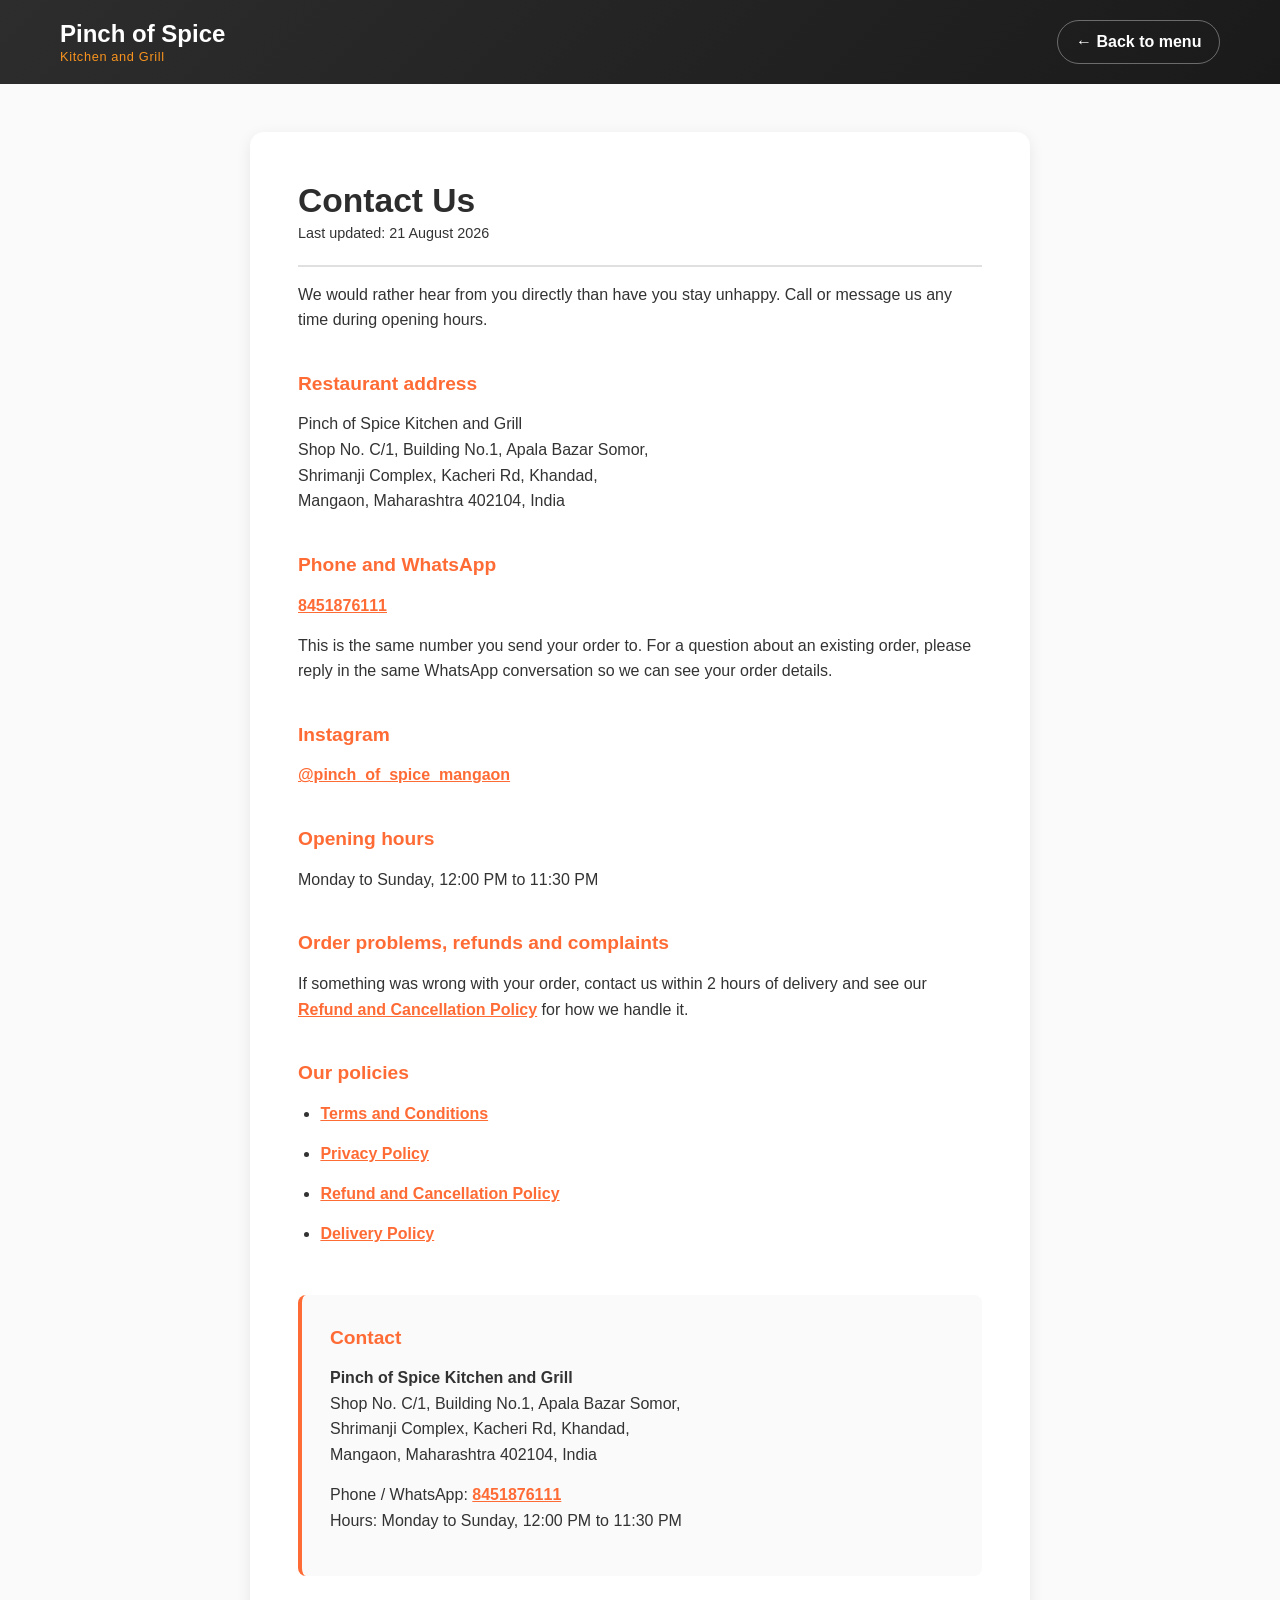
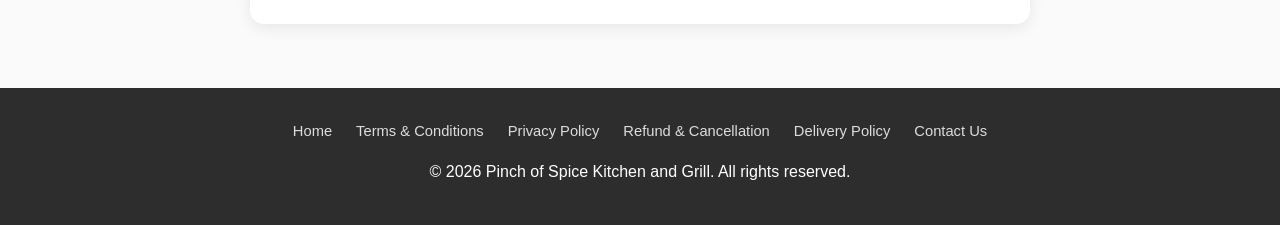
<file: contact.html>
<!DOCTYPE html>
<html lang="en">
<head>
    <meta charset="UTF-8">
    <meta name="viewport" content="width=device-width, initial-scale=1.0">
    <title>Contact Us | Pinch of Spice Kitchen and Grill</title>
    <link rel="stylesheet" href="css/style.css">
    <link rel="stylesheet" href="css/policy.css">
</head>
<body>
    <header class="policy-header">
        <div class="container">
            <a href="index.html" class="policy-brand">
                <span>Pinch of Spice</span>
                <small>Kitchen and Grill</small>
            </a>
            <a href="index.html" class="policy-back">&larr; Back to menu</a>
        </div>
    </header>

    <main class="policy-main">
        <div class="container policy-container">
            <h1>Contact Us</h1>
            <p class="policy-updated">Last updated: 21 August 2026</p>
            
            <p>We would rather hear from you directly than have you stay unhappy. Call or message us any
            time during opening hours.</p>

            <h2>Restaurant address</h2>
            <p>Pinch of Spice Kitchen and Grill<br>Shop No. C/1, Building No.1, Apala Bazar Somor,<br>Shrimanji Complex, Kacheri Rd, Khandad,<br>Mangaon, Maharashtra 402104, India</p>

            <h2>Phone and WhatsApp</h2>
            <p><a href="tel:8451876111">8451876111</a></p>
            <p>This is the same number you send your order to. For a question about an existing order,
            please reply in the same WhatsApp conversation so we can see your order details.</p>

            <h2>Instagram</h2>
            <p><a href="https://www.instagram.com/pinch_of_spice_mangaon/" rel="noopener">@pinch_of_spice_mangaon</a></p>

            <h2>Opening hours</h2>
            <p>Monday to Sunday, 12:00 PM to 11:30 PM</p>

            <h2>Order problems, refunds and complaints</h2>
            <p>If something was wrong with your order, contact us within 2 hours of delivery and see our
            <a href="refund.html">Refund and Cancellation Policy</a> for how we handle it.</p>

            <h2>Our policies</h2>
            <ul>
                <li><a href="terms.html">Terms and Conditions</a></li>
                <li><a href="privacy.html">Privacy Policy</a></li>
                <li><a href="refund.html">Refund and Cancellation Policy</a></li>
                <li><a href="delivery.html">Delivery Policy</a></li>
            </ul>

            <div class="policy-contact-box">
                <h2>Contact</h2>
                <p><strong>Pinch of Spice Kitchen and Grill</strong><br>Shop No. C/1, Building No.1, Apala Bazar Somor,<br>Shrimanji Complex, Kacheri Rd, Khandad,<br>Mangaon, Maharashtra 402104, India</p>
                <p>Phone / WhatsApp: <a href="tel:8451876111">8451876111</a><br>
                Hours: Monday to Sunday, 12:00 PM to 11:30 PM</p>
            </div>
        </div>
    </main>

    <footer class="footer">
        <div class="container">
            <nav class="policy-footer-nav">
                <a href="index.html">Home</a>
                <a href="terms.html">Terms &amp; Conditions</a>
                <a href="privacy.html">Privacy Policy</a>
                <a href="refund.html">Refund &amp; Cancellation</a>
                <a href="delivery.html">Delivery Policy</a>
                <a href="contact.html">Contact Us</a>
            </nav>
            <p>&copy; 2026 Pinch of Spice Kitchen and Grill. All rights reserved.</p>
        </div>
    </footer>
</body>
</html>
</file>
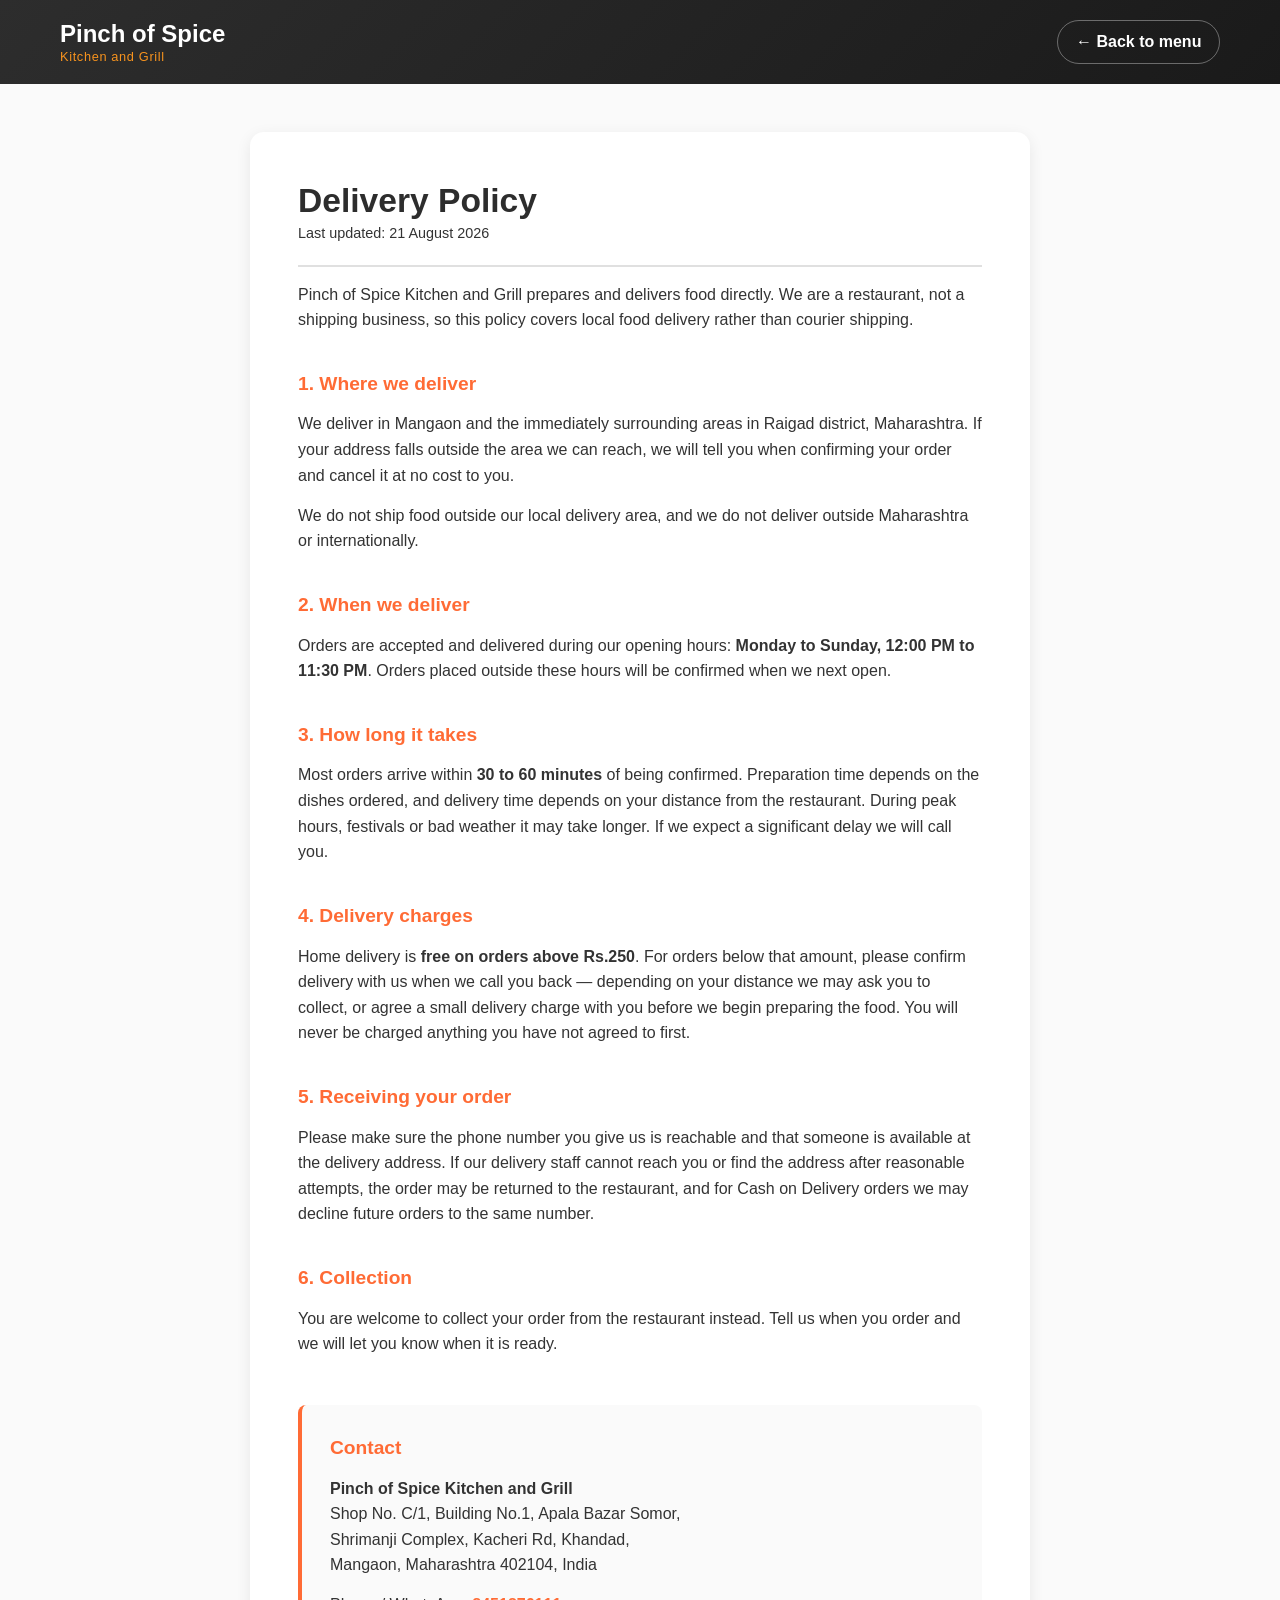
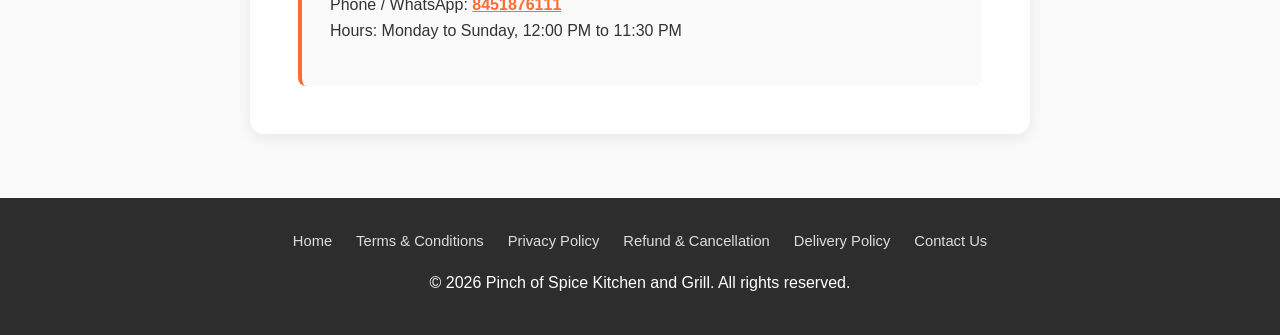
<file: delivery.html>
<!DOCTYPE html>
<html lang="en">
<head>
    <meta charset="UTF-8">
    <meta name="viewport" content="width=device-width, initial-scale=1.0">
    <title>Delivery Policy | Pinch of Spice Kitchen and Grill</title>
    <link rel="stylesheet" href="css/style.css">
    <link rel="stylesheet" href="css/policy.css">
</head>
<body>
    <header class="policy-header">
        <div class="container">
            <a href="index.html" class="policy-brand">
                <span>Pinch of Spice</span>
                <small>Kitchen and Grill</small>
            </a>
            <a href="index.html" class="policy-back">&larr; Back to menu</a>
        </div>
    </header>

    <main class="policy-main">
        <div class="container policy-container">
            <h1>Delivery Policy</h1>
            <p class="policy-updated">Last updated: 21 August 2026</p>
            
            <p>Pinch of Spice Kitchen and Grill prepares and delivers food directly. We are a restaurant, not a shipping business, so
            this policy covers local food delivery rather than courier shipping.</p>

            <h2>1. Where we deliver</h2>
            <p>We deliver in Mangaon and the immediately surrounding areas in Raigad district, Maharashtra.
            If your address falls outside the area we can reach, we will tell you when confirming your
            order and cancel it at no cost to you.</p>
            <p>We do not ship food outside our local delivery area, and we do not deliver outside
            Maharashtra or internationally.</p>

            <h2>2. When we deliver</h2>
            <p>Orders are accepted and delivered during our opening hours: <strong>Monday to Sunday, 12:00 PM to 11:30 PM</strong>.
            Orders placed outside these hours will be confirmed when we next open.</p>

            <h2>3. How long it takes</h2>
            <p>Most orders arrive within <strong>30 to 60 minutes</strong> of being confirmed. Preparation
            time depends on the dishes ordered, and delivery time depends on your distance from the
            restaurant. During peak hours, festivals or bad weather it may take longer. If we expect a
            significant delay we will call you.</p>

            <h2>4. Delivery charges</h2>
            <p>Home delivery is <strong>free on orders above Rs.250</strong>. For orders below that
            amount, please confirm delivery with us when we call you back &mdash; depending on your
            distance we may ask you to collect, or agree a small delivery charge with you before we
            begin preparing the food. You will never be charged anything you have not agreed to
            first.</p>

            <h2>5. Receiving your order</h2>
            <p>Please make sure the phone number you give us is reachable and that someone is available at
            the delivery address. If our delivery staff cannot reach you or find the address after
            reasonable attempts, the order may be returned to the restaurant, and for Cash on Delivery
            orders we may decline future orders to the same number.</p>

            <h2>6. Collection</h2>
            <p>You are welcome to collect your order from the restaurant instead. Tell us when you order and
            we will let you know when it is ready.</p>

            <div class="policy-contact-box">
                <h2>Contact</h2>
                <p><strong>Pinch of Spice Kitchen and Grill</strong><br>Shop No. C/1, Building No.1, Apala Bazar Somor,<br>Shrimanji Complex, Kacheri Rd, Khandad,<br>Mangaon, Maharashtra 402104, India</p>
                <p>Phone / WhatsApp: <a href="tel:8451876111">8451876111</a><br>
                Hours: Monday to Sunday, 12:00 PM to 11:30 PM</p>
            </div>
        </div>
    </main>

    <footer class="footer">
        <div class="container">
            <nav class="policy-footer-nav">
                <a href="index.html">Home</a>
                <a href="terms.html">Terms &amp; Conditions</a>
                <a href="privacy.html">Privacy Policy</a>
                <a href="refund.html">Refund &amp; Cancellation</a>
                <a href="delivery.html">Delivery Policy</a>
                <a href="contact.html">Contact Us</a>
            </nav>
            <p>&copy; 2026 Pinch of Spice Kitchen and Grill. All rights reserved.</p>
        </div>
    </footer>
</body>
</html>
</file>
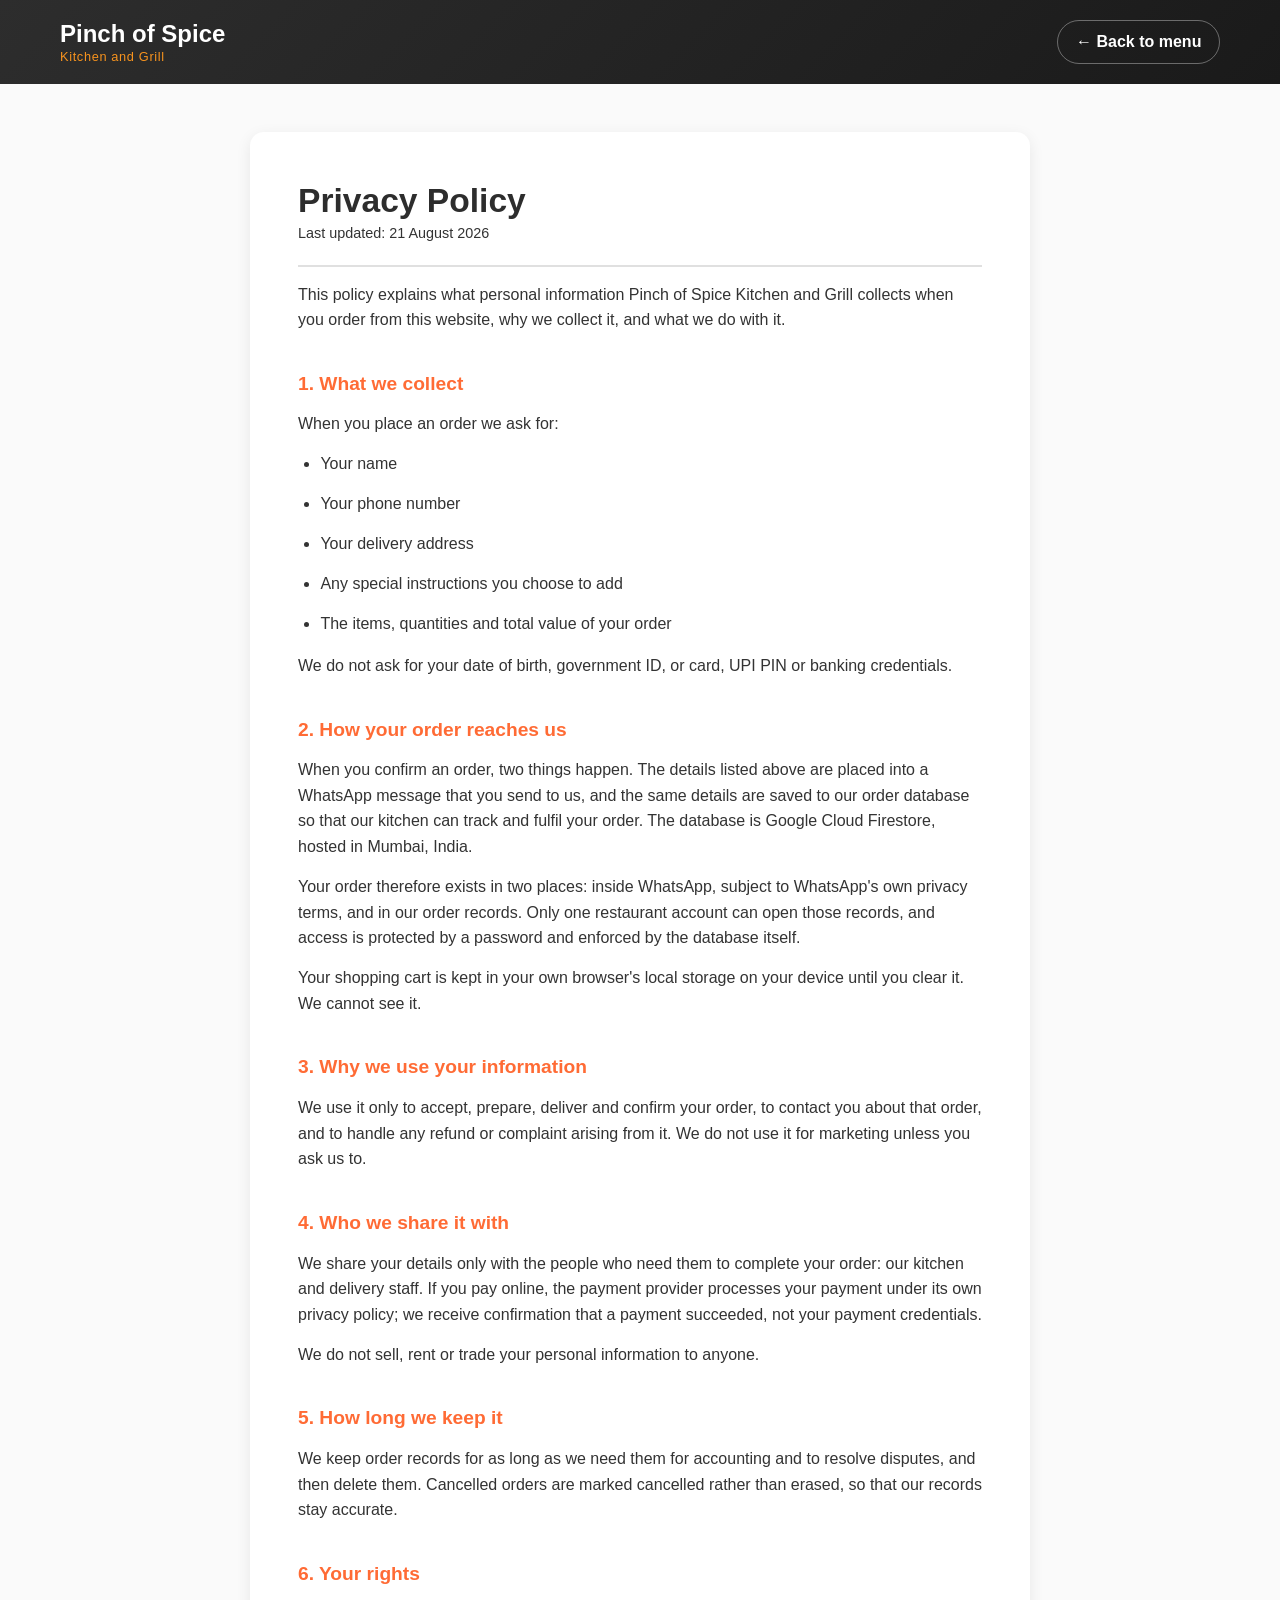
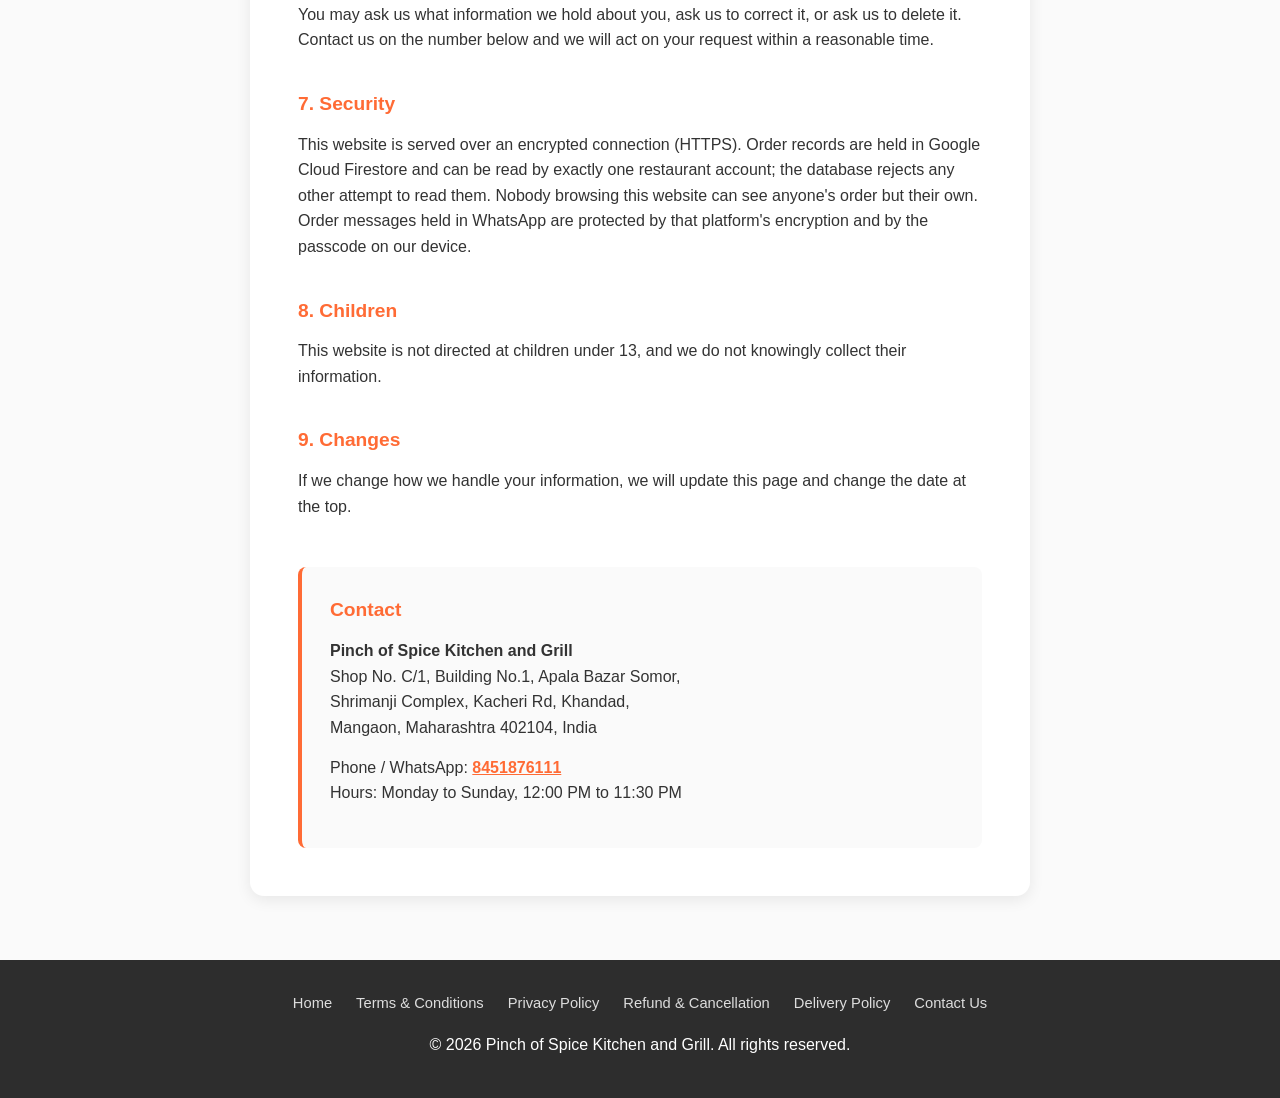
<file: privacy.html>
<!DOCTYPE html>
<html lang="en">
<head>
    <meta charset="UTF-8">
    <meta name="viewport" content="width=device-width, initial-scale=1.0">
    <title>Privacy Policy | Pinch of Spice Kitchen and Grill</title>
    <link rel="stylesheet" href="css/style.css">
    <link rel="stylesheet" href="css/policy.css">
</head>
<body>
    <header class="policy-header">
        <div class="container">
            <a href="index.html" class="policy-brand">
                <span>Pinch of Spice</span>
                <small>Kitchen and Grill</small>
            </a>
            <a href="index.html" class="policy-back">&larr; Back to menu</a>
        </div>
    </header>

    <main class="policy-main">
        <div class="container policy-container">
            <h1>Privacy Policy</h1>
            <p class="policy-updated">Last updated: 21 August 2026</p>
            
            <p>This policy explains what personal information Pinch of Spice Kitchen and Grill collects when you order from this
            website, why we collect it, and what we do with it.</p>

            <h2>1. What we collect</h2>
            <p>When you place an order we ask for:</p>
            <ul>
                <li>Your name</li>
                <li>Your phone number</li>
                <li>Your delivery address</li>
                <li>Any special instructions you choose to add</li>
                <li>The items, quantities and total value of your order</li>
            </ul>
            <p>We do not ask for your date of birth, government ID, or card, UPI PIN or banking
            credentials.</p>

            <h2>2. How your order reaches us</h2>
            <p>When you confirm an order, two things happen. The details listed above are placed into a
            WhatsApp message that you send to us, and the same details are saved to our order database so
            that our kitchen can track and fulfil your order. The database is Google Cloud Firestore,
            hosted in Mumbai, India.</p>
            <p>Your order therefore exists in two places: inside WhatsApp, subject to WhatsApp's own
            privacy terms, and in our order records. Only one restaurant account can open those records,
            and access is protected by a password and enforced by the database itself.</p>
            <p>Your shopping cart is kept in your own browser's local storage on your device until you
            clear it. We cannot see it.</p>

            <h2>3. Why we use your information</h2>
            <p>We use it only to accept, prepare, deliver and confirm your order, to contact you about that
            order, and to handle any refund or complaint arising from it. We do not use it for marketing
            unless you ask us to.</p>

            <h2>4. Who we share it with</h2>
            <p>We share your details only with the people who need them to complete your order: our kitchen
            and delivery staff. If you pay online, the payment provider processes your payment under its
            own privacy policy; we receive confirmation that a payment succeeded, not your payment
            credentials.</p>
            <p>We do not sell, rent or trade your personal information to anyone.</p>

            <h2>5. How long we keep it</h2>
            <p>We keep order records for as long as we need them for accounting and to resolve disputes,
            and then delete them. Cancelled orders are marked cancelled rather than erased, so that our
            records stay accurate.</p>

            <h2>6. Your rights</h2>
            <p>You may ask us what information we hold about you, ask us to correct it, or ask us to delete
            it. Contact us on the number below and we will act on your request within a reasonable time.</p>

            <h2>7. Security</h2>
            <p>This website is served over an encrypted connection (HTTPS). Order records are held in
            Google Cloud Firestore and can be read by exactly one restaurant account; the database rejects
            any other attempt to read them. Nobody browsing this website can see anyone's order but their
            own. Order messages held in WhatsApp are protected by that platform's encryption and by the
            passcode on our device.</p>

            <h2>8. Children</h2>
            <p>This website is not directed at children under 13, and we do not knowingly collect their
            information.</p>

            <h2>9. Changes</h2>
            <p>If we change how we handle your information, we will update this page and change the date
            at the top.</p>

            <div class="policy-contact-box">
                <h2>Contact</h2>
                <p><strong>Pinch of Spice Kitchen and Grill</strong><br>Shop No. C/1, Building No.1, Apala Bazar Somor,<br>Shrimanji Complex, Kacheri Rd, Khandad,<br>Mangaon, Maharashtra 402104, India</p>
                <p>Phone / WhatsApp: <a href="tel:8451876111">8451876111</a><br>
                Hours: Monday to Sunday, 12:00 PM to 11:30 PM</p>
            </div>
        </div>
    </main>

    <footer class="footer">
        <div class="container">
            <nav class="policy-footer-nav">
                <a href="index.html">Home</a>
                <a href="terms.html">Terms &amp; Conditions</a>
                <a href="privacy.html">Privacy Policy</a>
                <a href="refund.html">Refund &amp; Cancellation</a>
                <a href="delivery.html">Delivery Policy</a>
                <a href="contact.html">Contact Us</a>
            </nav>
            <p>&copy; 2026 Pinch of Spice Kitchen and Grill. All rights reserved.</p>
        </div>
    </footer>
</body>
</html>
</file>
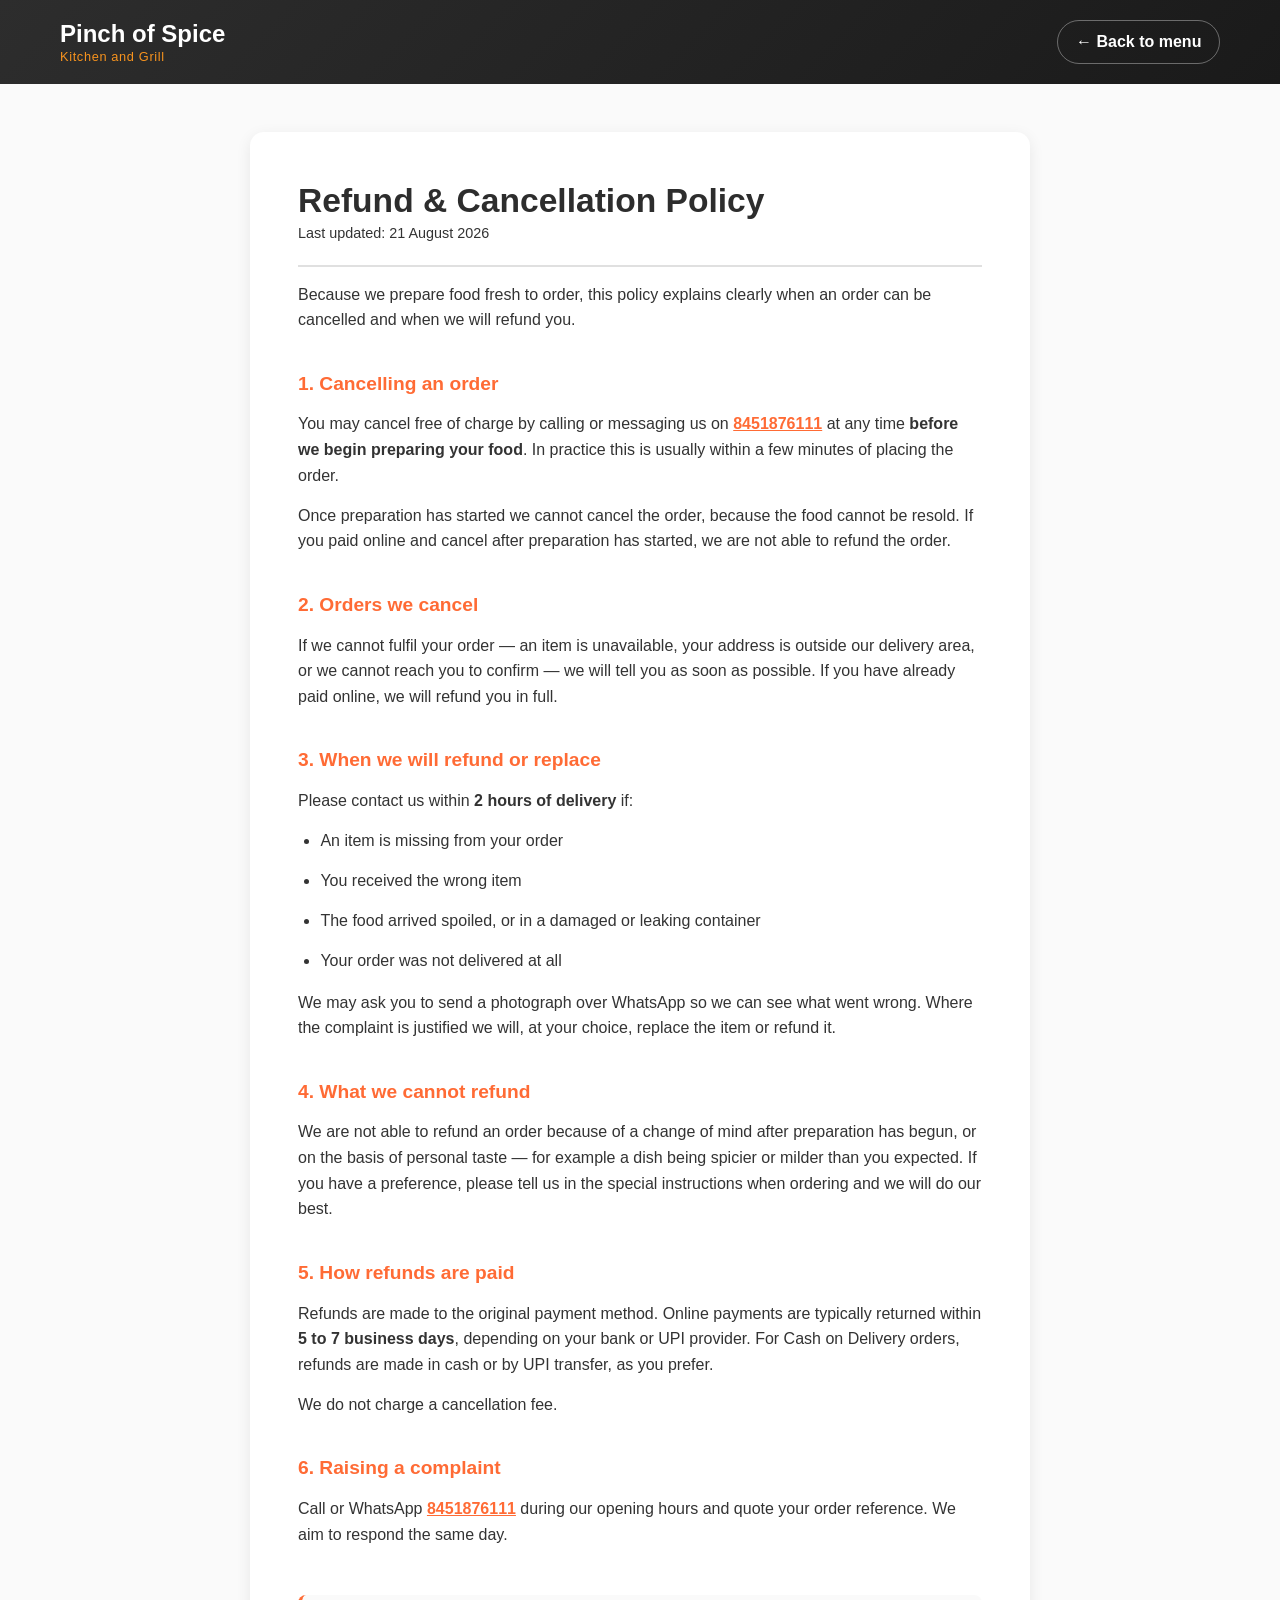
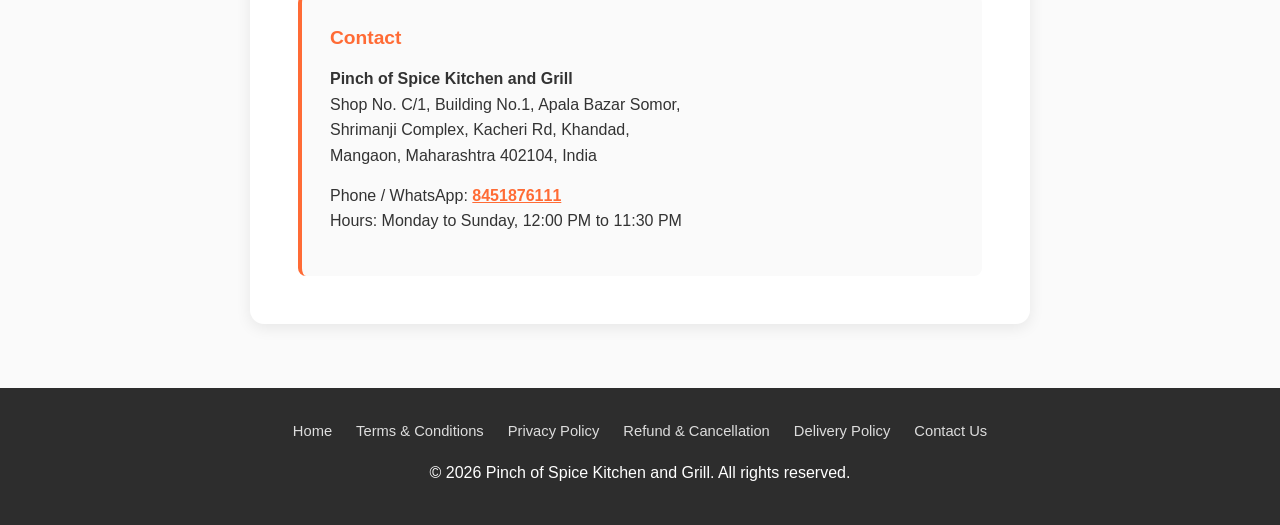
<file: refund.html>
<!DOCTYPE html>
<html lang="en">
<head>
    <meta charset="UTF-8">
    <meta name="viewport" content="width=device-width, initial-scale=1.0">
    <title>Refund &amp; Cancellation Policy | Pinch of Spice Kitchen and Grill</title>
    <link rel="stylesheet" href="css/style.css">
    <link rel="stylesheet" href="css/policy.css">
</head>
<body>
    <header class="policy-header">
        <div class="container">
            <a href="index.html" class="policy-brand">
                <span>Pinch of Spice</span>
                <small>Kitchen and Grill</small>
            </a>
            <a href="index.html" class="policy-back">&larr; Back to menu</a>
        </div>
    </header>

    <main class="policy-main">
        <div class="container policy-container">
            <h1>Refund &amp; Cancellation Policy</h1>
            <p class="policy-updated">Last updated: 21 August 2026</p>
            
            <p>Because we prepare food fresh to order, this policy explains clearly when an order can be
            cancelled and when we will refund you.</p>

            <h2>1. Cancelling an order</h2>
            <p>You may cancel free of charge by calling or messaging us on <a href="tel:8451876111">8451876111</a>
            at any time <strong>before we begin preparing your food</strong>. In practice this is usually
            within a few minutes of placing the order.</p>
            <p>Once preparation has started we cannot cancel the order, because the food cannot be resold.
            If you paid online and cancel after preparation has started, we are not able to refund the
            order.</p>

            <h2>2. Orders we cancel</h2>
            <p>If we cannot fulfil your order — an item is unavailable, your address is outside our
            delivery area, or we cannot reach you to confirm — we will tell you as soon as possible. If you
            have already paid online, we will refund you in full.</p>

            <h2>3. When we will refund or replace</h2>
            <p>Please contact us within <strong>2 hours of delivery</strong> if:</p>
            <ul>
                <li>An item is missing from your order</li>
                <li>You received the wrong item</li>
                <li>The food arrived spoiled, or in a damaged or leaking container</li>
                <li>Your order was not delivered at all</li>
            </ul>
            <p>We may ask you to send a photograph over WhatsApp so we can see what went wrong. Where the
            complaint is justified we will, at your choice, replace the item or refund it.</p>

            <h2>4. What we cannot refund</h2>
            <p>We are not able to refund an order because of a change of mind after preparation has begun,
            or on the basis of personal taste — for example a dish being spicier or milder than you
            expected. If you have a preference, please tell us in the special instructions when ordering
            and we will do our best.</p>

            <h2>5. How refunds are paid</h2>
            <p>Refunds are made to the original payment method. Online payments are typically returned
            within <strong>5 to 7 business days</strong>, depending on your bank or UPI provider. For Cash
            on Delivery orders, refunds are made in cash or by UPI transfer, as you prefer.</p>
            <p>We do not charge a cancellation fee.</p>

            <h2>6. Raising a complaint</h2>
            <p>Call or WhatsApp <a href="tel:8451876111">8451876111</a> during our opening hours and quote your
            order reference. We aim to respond the same day.</p>

            <div class="policy-contact-box">
                <h2>Contact</h2>
                <p><strong>Pinch of Spice Kitchen and Grill</strong><br>Shop No. C/1, Building No.1, Apala Bazar Somor,<br>Shrimanji Complex, Kacheri Rd, Khandad,<br>Mangaon, Maharashtra 402104, India</p>
                <p>Phone / WhatsApp: <a href="tel:8451876111">8451876111</a><br>
                Hours: Monday to Sunday, 12:00 PM to 11:30 PM</p>
            </div>
        </div>
    </main>

    <footer class="footer">
        <div class="container">
            <nav class="policy-footer-nav">
                <a href="index.html">Home</a>
                <a href="terms.html">Terms &amp; Conditions</a>
                <a href="privacy.html">Privacy Policy</a>
                <a href="refund.html">Refund &amp; Cancellation</a>
                <a href="delivery.html">Delivery Policy</a>
                <a href="contact.html">Contact Us</a>
            </nav>
            <p>&copy; 2026 Pinch of Spice Kitchen and Grill. All rights reserved.</p>
        </div>
    </footer>
</body>
</html>
</file>
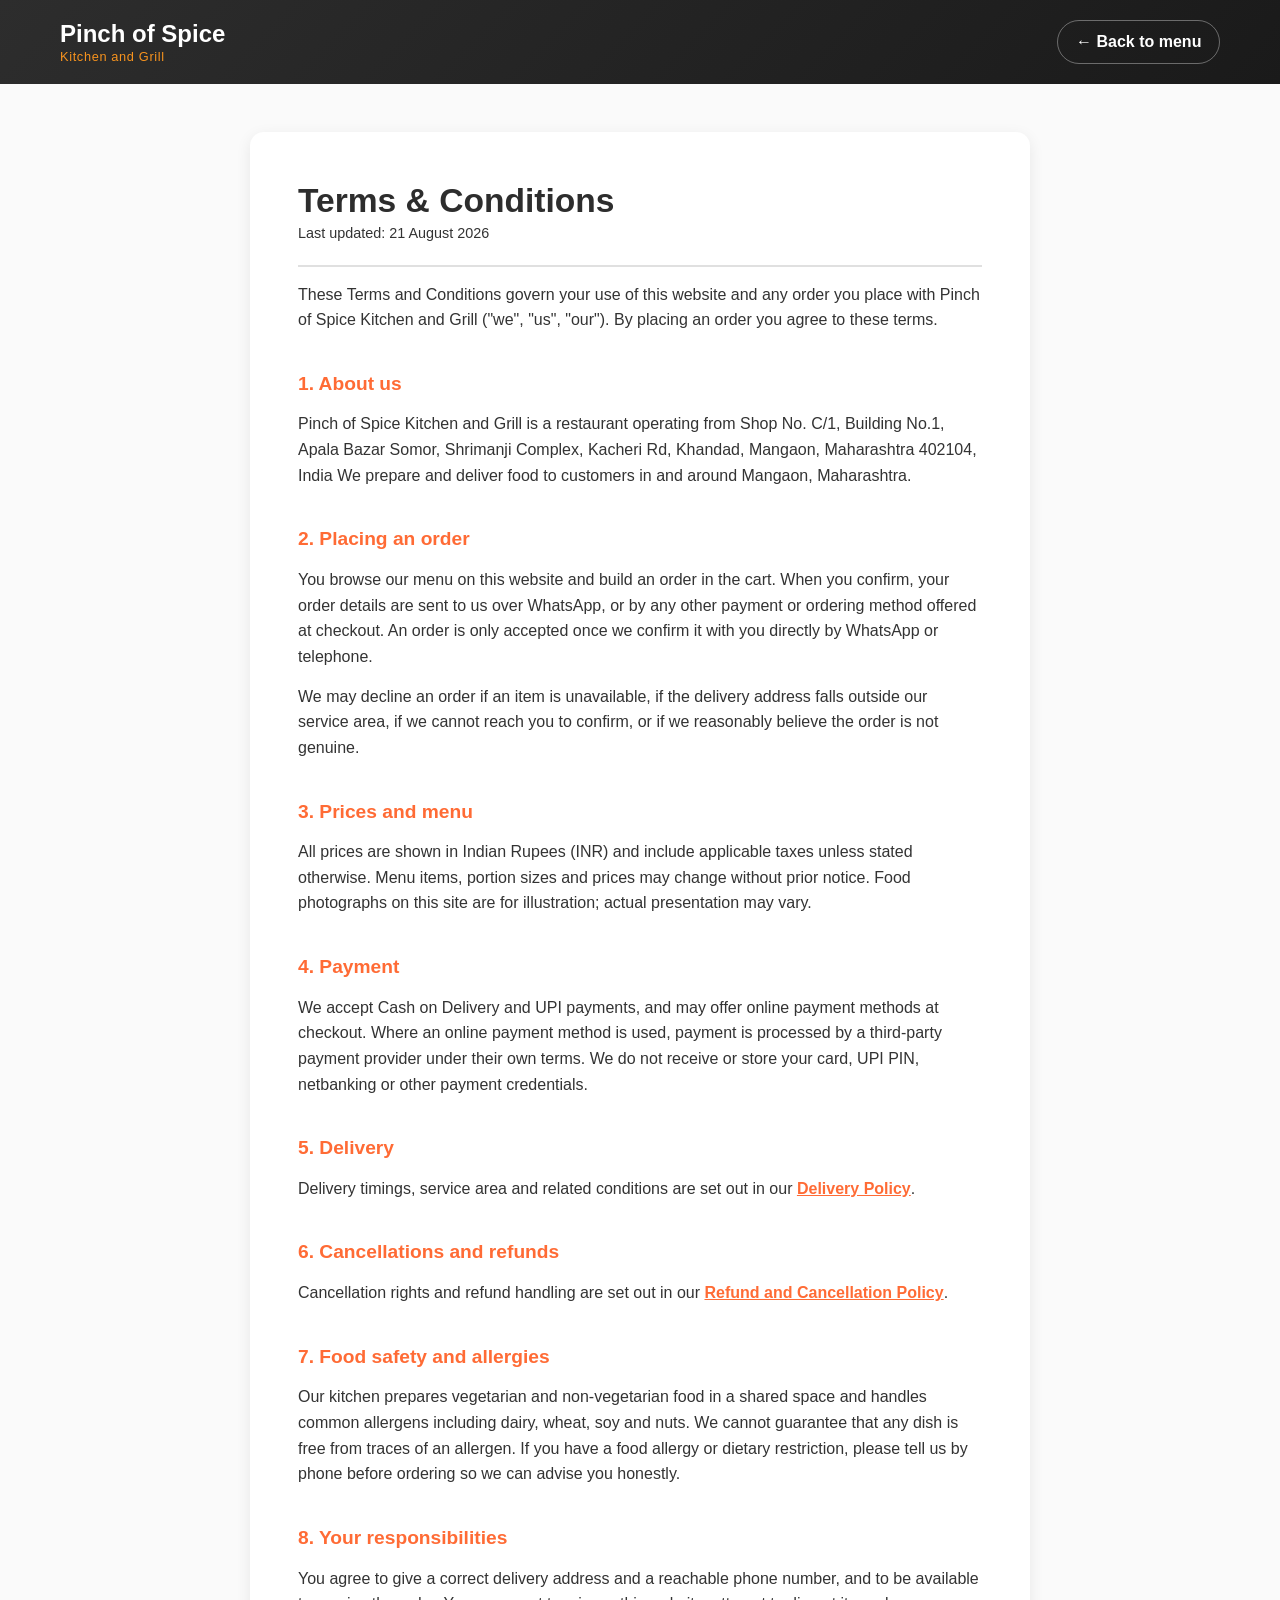
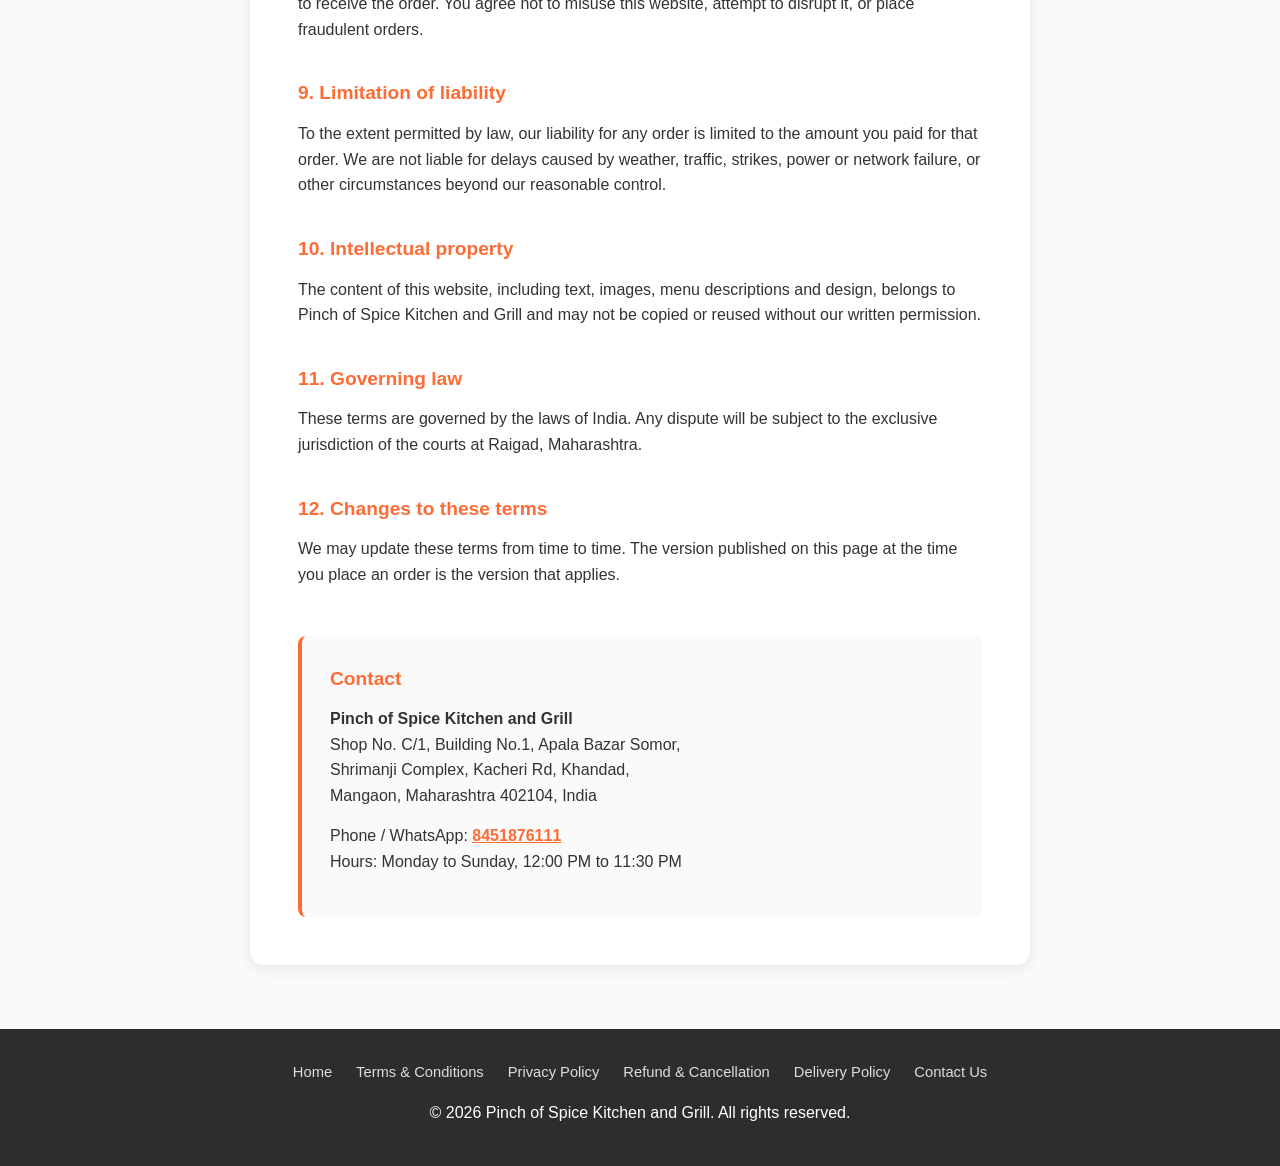
<file: terms.html>
<!DOCTYPE html>
<html lang="en">
<head>
    <meta charset="UTF-8">
    <meta name="viewport" content="width=device-width, initial-scale=1.0">
    <title>Terms &amp; Conditions | Pinch of Spice Kitchen and Grill</title>
    <link rel="stylesheet" href="css/style.css">
    <link rel="stylesheet" href="css/policy.css">
</head>
<body>
    <header class="policy-header">
        <div class="container">
            <a href="index.html" class="policy-brand">
                <span>Pinch of Spice</span>
                <small>Kitchen and Grill</small>
            </a>
            <a href="index.html" class="policy-back">&larr; Back to menu</a>
        </div>
    </header>

    <main class="policy-main">
        <div class="container policy-container">
            <h1>Terms &amp; Conditions</h1>
            <p class="policy-updated">Last updated: 21 August 2026</p>
            
            <p>These Terms and Conditions govern your use of this website and any order you place with
            Pinch of Spice Kitchen and Grill ("we", "us", "our"). By placing an order you agree to these terms.</p>

            <h2>1. About us</h2>
            <p>Pinch of Spice Kitchen and Grill is a restaurant operating from Shop No. C/1, Building No.1, Apala Bazar Somor, Shrimanji Complex, Kacheri Rd, Khandad, Mangaon, Maharashtra 402104, India We prepare and deliver
            food to customers in and around Mangaon, Maharashtra.</p>

            <h2>2. Placing an order</h2>
            <p>You browse our menu on this website and build an order in the cart. When you confirm,
            your order details are sent to us over WhatsApp, or by any other payment or ordering method
            offered at checkout. An order is only accepted once we confirm it with you directly by
            WhatsApp or telephone.</p>
            <p>We may decline an order if an item is unavailable, if the delivery address falls outside
            our service area, if we cannot reach you to confirm, or if we reasonably believe the order
            is not genuine.</p>

            <h2>3. Prices and menu</h2>
            <p>All prices are shown in Indian Rupees (INR) and include applicable taxes unless stated
            otherwise. Menu items, portion sizes and prices may change without prior notice. Food
            photographs on this site are for illustration; actual presentation may vary.</p>

            <h2>4. Payment</h2>
            <p>We accept Cash on Delivery and UPI payments, and may offer online payment methods at
            checkout. Where an online payment method is used, payment is processed by a third-party
            payment provider under their own terms. We do not receive or store your card, UPI PIN,
            netbanking or other payment credentials.</p>

            <h2>5. Delivery</h2>
            <p>Delivery timings, service area and related conditions are set out in our
            <a href="delivery.html">Delivery Policy</a>.</p>

            <h2>6. Cancellations and refunds</h2>
            <p>Cancellation rights and refund handling are set out in our
            <a href="refund.html">Refund and Cancellation Policy</a>.</p>

            <h2>7. Food safety and allergies</h2>
            <p>Our kitchen prepares vegetarian and non-vegetarian food in a shared space and handles
            common allergens including dairy, wheat, soy and nuts. We cannot guarantee that any dish is
            free from traces of an allergen. If you have a food allergy or dietary restriction, please
            tell us by phone before ordering so we can advise you honestly.</p>

            <h2>8. Your responsibilities</h2>
            <p>You agree to give a correct delivery address and a reachable phone number, and to be
            available to receive the order. You agree not to misuse this website, attempt to disrupt it,
            or place fraudulent orders.</p>

            <h2>9. Limitation of liability</h2>
            <p>To the extent permitted by law, our liability for any order is limited to the amount you
            paid for that order. We are not liable for delays caused by weather, traffic, strikes,
            power or network failure, or other circumstances beyond our reasonable control.</p>

            <h2>10. Intellectual property</h2>
            <p>The content of this website, including text, images, menu descriptions and design, belongs
            to Pinch of Spice Kitchen and Grill and may not be copied or reused without our written permission.</p>

            <h2>11. Governing law</h2>
            <p>These terms are governed by the laws of India. Any dispute will be subject to the exclusive
            jurisdiction of the courts at Raigad, Maharashtra.</p>

            <h2>12. Changes to these terms</h2>
            <p>We may update these terms from time to time. The version published on this page at the time
            you place an order is the version that applies.</p>

            <div class="policy-contact-box">
                <h2>Contact</h2>
                <p><strong>Pinch of Spice Kitchen and Grill</strong><br>Shop No. C/1, Building No.1, Apala Bazar Somor,<br>Shrimanji Complex, Kacheri Rd, Khandad,<br>Mangaon, Maharashtra 402104, India</p>
                <p>Phone / WhatsApp: <a href="tel:8451876111">8451876111</a><br>
                Hours: Monday to Sunday, 12:00 PM to 11:30 PM</p>
            </div>
        </div>
    </main>

    <footer class="footer">
        <div class="container">
            <nav class="policy-footer-nav">
                <a href="index.html">Home</a>
                <a href="terms.html">Terms &amp; Conditions</a>
                <a href="privacy.html">Privacy Policy</a>
                <a href="refund.html">Refund &amp; Cancellation</a>
                <a href="delivery.html">Delivery Policy</a>
                <a href="contact.html">Contact Us</a>
            </nav>
            <p>&copy; 2026 Pinch of Spice Kitchen and Grill. All rights reserved.</p>
        </div>
    </footer>
</body>
</html>
</file>
<file: css/style.css>
/* Reset and Base Styles */
* {
    margin: 0;
    padding: 0;
    box-sizing: border-box;
}

:root {
    --primary-color: #ff6b35;
    --secondary-color: #f7931e;
    --dark-color: #2d2d2d;
    --light-color: #fafafa;
    --text-color: #333;
    --border-color: #e0e0e0;
    --success-color: #4CAF50;
    --shadow: 0 4px 15px rgba(0,0,0,0.08);
    --shadow-lg: 0 10px 40px rgba(0,0,0,0.12);
    --gradient-primary: linear-gradient(135deg, #ff6b35 0%, #f7931e 100%);
    --gradient-dark: linear-gradient(135deg, #2d2d2d 0%, #1a1a1a 100%);
}

body {
    font-family: -apple-system, BlinkMacSystemFont, 'Segoe UI', 'Roboto', 'Oxygen', 'Ubuntu', 'Cantarell', sans-serif;
    line-height: 1.6;
    color: var(--text-color);
    background-color: var(--light-color);
    overflow-x: hidden;
}

.container {
    max-width: 1200px;
    margin: 0 auto;
    padding: 0 20px;
}

/* Header and Navigation */
.header {
    background: rgba(45, 45, 45, 0.98);
    backdrop-filter: blur(10px);
    color: white;
    position: fixed;
    width: 100%;
    top: 0;
    z-index: 1000;
    box-shadow: 0 2px 20px rgba(0,0,0,0.1);
    transition: all 0.3s ease;
}

.header.scrolled {
    background: rgba(45, 45, 45, 1);
    box-shadow: 0 4px 30px rgba(0,0,0,0.2);
}

.navbar {
    padding: 1.2rem 0;
}

.navbar .container {
    display: flex;
    justify-content: space-between;
    align-items: center;
}

.logo {
    display: flex;
    flex-direction: column;
    gap: 0;
}

.logo h1 {
    background: var(--gradient-primary);
    -webkit-background-clip: text;
    -webkit-text-fill-color: transparent;
    background-clip: text;
    font-size: 2rem;
    margin-bottom: 0;
    font-weight: 700;
    letter-spacing: -0.5px;
}

.tagline {
    color: #aaa;
    font-size: 0.85rem;
    font-style: italic;
    margin-top: -5px;
}

.nav-menu {
    display: flex;
    list-style: none;
    gap: 2rem;
}

.nav-link {
    color: white;
    text-decoration: none;
    transition: color 0.3s;
    font-weight: 500;
}

.nav-link:hover,
.nav-link.active {
    color: var(--primary-color);
}

.cart-icon {
    position: relative;
    cursor: pointer;
    color: white;
    transition: color 0.3s;
}

.cart-icon:hover {
    color: var(--primary-color);
}

.cart-count {
    position: absolute;
    top: -8px;
    right: -8px;
    background: var(--primary-color);
    color: white;
    border-radius: 50%;
    width: 20px;
    height: 20px;
    display: flex;
    align-items: center;
    justify-content: center;
    font-size: 0.75rem;
    font-weight: bold;
}

.hamburger {
    display: none;
    flex-direction: column;
    gap: 4px;
    cursor: pointer;
}

.hamburger span {
    width: 25px;
    height: 3px;
    background: white;
    transition: 0.3s;
}

/* Hero Section */
.hero {
    background: var(--gradient-dark);
    background-image:
        linear-gradient(135deg, rgba(45, 45, 45, 0.65), rgba(26, 26, 26, 0.75)),
        url('../images/restaurant/restaurant-front.jpg');
    background-size: cover;
    background-position: center;
    background-attachment: fixed;
    color: white;
    padding: 180px 20px 120px;
    text-align: center;
    margin-top: 80px;
    position: relative;
    overflow: hidden;
}

/* Fallback to online image if local image not found */
.hero::after {
    content: '';
    position: absolute;
    top: 0;
    left: 0;
    right: 0;
    bottom: 0;
    background-image:
        linear-gradient(135deg, rgba(45, 45, 45, 0.65), rgba(26, 26, 26, 0.75)),
        url('https://images.pexels.com/photos/262978/pexels-photo-262978.jpeg?auto=compress&cs=tinysrgb&w=1600');
    background-size: cover;
    background-position: center;
    z-index: -1;
}

.hero::before {
    content: '';
    position: absolute;
    top: 0;
    left: 0;
    right: 0;
    bottom: 0;
    background: radial-gradient(circle at 30% 50%, rgba(255, 107, 53, 0.15) 0%, transparent 60%);
    pointer-events: none;
    animation: pulse 3s ease-in-out infinite;
}

@keyframes pulse {
    0%, 100% {
        opacity: 0.5;
    }
    50% {
        opacity: 0.8;
    }
}

.hero-title {
    font-size: 3.5rem;
    margin-bottom: 1rem;
    animation: fadeInUp 0.8s;
    font-weight: 800;
    letter-spacing: -1px;
    position: relative;
    z-index: 1;
}

.hero-subtitle {
    font-size: 1.5rem;
    margin-bottom: 0.5rem;
    animation: fadeInUp 1s;
}

.hero-description {
    font-size: 1.1rem;
    margin-bottom: 2rem;
    opacity: 0.9;
    animation: fadeInUp 1.2s;
}

.hero-buttons {
    display: flex;
    gap: 1rem;
    justify-content: center;
    animation: fadeInUp 1.4s;
}

/* Buttons */
.btn {
    padding: 14px 35px;
    border: none;
    border-radius: 50px;
    font-size: 1rem;
    cursor: pointer;
    text-decoration: none;
    transition: all 0.3s cubic-bezier(0.4, 0, 0.2, 1);
    display: inline-block;
    font-weight: 700;
    text-transform: uppercase;
    letter-spacing: 0.5px;
}

.btn-primary {
    background: var(--gradient-primary);
    color: white;
    box-shadow: 0 4px 15px rgba(255, 107, 53, 0.3);
}

.btn-primary:hover {
    transform: translateY(-3px);
    box-shadow: 0 8px 25px rgba(255, 107, 53, 0.4);
}

.btn-secondary {
    background: transparent;
    color: white;
    border: 2px solid white;
    box-shadow: 0 4px 15px rgba(255, 255, 255, 0.1);
}

.btn-secondary:hover {
    background: white;
    color: var(--primary-color);
    transform: translateY(-3px);
    box-shadow: 0 8px 25px rgba(255, 255, 255, 0.3);
}

.btn-block {
    width: 100%;
    display: block;
}

/* Sections */
section {
    padding: 80px 20px;
}

.section-title {
    font-size: 2.8rem;
    text-align: center;
    margin-bottom: 1rem;
    color: var(--dark-color);
    font-weight: 800;
    letter-spacing: -0.5px;
    position: relative;
    display: inline-block;
    width: 100%;
}

.section-title::after {
    content: '';
    display: block;
    width: 60px;
    height: 4px;
    background: var(--gradient-primary);
    margin: 15px auto 0;
    border-radius: 2px;
}

.section-subtitle {
    text-align: center;
    color: #666;
    margin-bottom: 2rem;
    font-size: 1.15rem;
    font-weight: 400;
}

/* Menu Section */
.menu-section {
    background: white;
}

/* Menu Search Box */
.menu-search {
    position: relative;
    max-width: 600px;
    margin: 0 auto 2.5rem;
}

.menu-search input {
    width: 100%;
    padding: 16px 50px 16px 20px;
    font-size: 1rem;
    border: 2px solid var(--border-color);
    border-radius: 50px;
    outline: none;
    transition: all 0.3s ease;
    font-family: inherit;
}

.menu-search input:focus {
    border-color: var(--primary-color);
    box-shadow: 0 0 0 3px rgba(255, 107, 53, 0.1);
}

.menu-search .search-icon {
    position: absolute;
    right: 20px;
    top: 50%;
    transform: translateY(-50%);
    color: var(--primary-color);
    pointer-events: none;
}

.menu-filters {
    display: flex;
    flex-wrap: wrap;
    gap: 1rem;
    justify-content: center;
    margin-bottom: 3rem;
}

.filter-btn {
    padding: 12px 24px;
    background: white;
    border: 2px solid var(--border-color);
    color: var(--text-color);
    border-radius: 30px;
    cursor: pointer;
    transition: all 0.3s cubic-bezier(0.4, 0, 0.2, 1);
    font-weight: 600;
    font-size: 0.9rem;
    box-shadow: 0 2px 8px rgba(0,0,0,0.05);
}

.filter-btn:hover {
    border-color: var(--primary-color);
    color: var(--primary-color);
    transform: translateY(-2px);
    box-shadow: 0 4px 12px rgba(255, 107, 53, 0.15);
}

.filter-btn.active {
    background: var(--gradient-primary);
    color: white;
    border-color: transparent;
    box-shadow: 0 4px 15px rgba(255, 107, 53, 0.3);
}

.menu-grid {
    display: grid;
    grid-template-columns: repeat(auto-fill, minmax(300px, 1fr));
    gap: 2rem;
}

/* No Results Message */
.no-results {
    grid-column: 1 / -1;
    text-align: center;
    padding: 4rem 2rem;
    color: #666;
    font-size: 1.2rem;
    background: var(--light-color);
    border-radius: 15px;
    border: 2px dashed var(--border-color);
}

.menu-item {
    background: white;
    border-radius: 15px;
    overflow: hidden;
    box-shadow: var(--shadow);
    transition: all 0.4s cubic-bezier(0.4, 0, 0.2, 1);
    border: 1px solid var(--border-color);
    position: relative;
}

.menu-item:hover {
    transform: translateY(-10px);
    box-shadow: var(--shadow-lg);
    border-color: var(--primary-color);
}

.menu-item-image {
    width: 100%;
    height: 200px;
    object-fit: cover;
    transition: transform 0.5s ease;
    background: linear-gradient(135deg, #f5f5f5 0%, #e0e0e0 100%);
    display: block;
}

.menu-item-image:not([src]),
.menu-item-image[src=""] {
    opacity: 0.3;
}

.menu-item:hover .menu-item-image {
    transform: scale(1.1);
}

.menu-item-image-container {
    overflow: hidden;
    position: relative;
    background: linear-gradient(135deg, #f5f5f5 0%, #e0e0e0 100%);
}

.menu-item-content {
    padding: 1.5rem;
}

.menu-item-header {
    display: flex;
    justify-content: space-between;
    align-items: flex-start;
    margin-bottom: 1rem;
}

.menu-item-name {
    font-size: 1.2rem;
    color: var(--dark-color);
    font-weight: 600;
    flex: 1;
}

.menu-item-badge {
    position: absolute;
    top: 10px;
    right: 10px;
    padding: 6px 12px;
    border-radius: 20px;
    font-size: 0.7rem;
    font-weight: 700;
    text-transform: uppercase;
    z-index: 10;
    box-shadow: 0 2px 10px rgba(0,0,0,0.2);
    backdrop-filter: blur(5px);
}

.badge-veg {
    background: rgba(76, 175, 80, 0.95);
    color: white;
}

.badge-non-veg {
    background: rgba(255, 107, 53, 0.95);
    color: white;
}

.menu-item-category {
    color: #666;
    font-size: 0.9rem;
    margin-bottom: 1rem;
    font-style: italic;
}

.menu-item-price {
    font-size: 1.3rem;
    color: var(--primary-color);
    font-weight: bold;
    margin-bottom: 1rem;
}

.price-options {
    display: flex;
    gap: 1rem;
    align-items: center;
    margin-bottom: 1rem;
}

.price-option {
    display: flex;
    align-items: center;
    gap: 0.5rem;
}

.price-option input[type="radio"] {
    accent-color: var(--primary-color);
}

.add-to-cart-btn {
    width: 100%;
    padding: 12px;
    background: var(--gradient-primary);
    color: white;
    border: none;
    border-radius: 8px;
    cursor: pointer;
    font-weight: 700;
    font-size: 0.95rem;
    text-transform: uppercase;
    letter-spacing: 0.5px;
    transition: all 0.3s cubic-bezier(0.4, 0, 0.2, 1);
    box-shadow: 0 4px 15px rgba(255, 107, 53, 0.2);
}

.add-to-cart-btn:hover {
    transform: translateY(-2px);
    box-shadow: 0 6px 20px rgba(255, 107, 53, 0.3);
}

.add-to-cart-btn:active {
    transform: translateY(0);
}

/* About Section */
.about-section {
    background: linear-gradient(to bottom, #ffffff 0%, #fafafa 100%);
    padding: 100px 20px;
}

/* Story Section */
.about-story {
    margin: 4rem 0;
}

.story-content {
    display: grid;
    grid-template-columns: 1fr 1fr;
    gap: 4rem;
    align-items: center;
}

.story-text h3 {
    font-size: 2.5rem;
    color: var(--dark-color);
    margin-bottom: 1.5rem;
    font-weight: 800;
}

.story-text p {
    font-size: 1.1rem;
    line-height: 1.9;
    color: #555;
    margin-bottom: 1.5rem;
}

/* Restaurant Stats */
.restaurant-stats {
    display: grid;
    grid-template-columns: repeat(4, 1fr);
    gap: 2rem;
    margin: 5rem 0;
    padding: 3rem;
    background: white;
    border-radius: 20px;
    box-shadow: var(--shadow-lg);
}

.stat-item {
    text-align: center;
    padding: 2rem 1rem;
}

.stat-number {
    display: block;
    font-size: 2.5rem;
    font-weight: 800;
    background: var(--gradient-primary);
    -webkit-background-clip: text;
    -webkit-text-fill-color: transparent;
    background-clip: text;
    margin-bottom: 0.5rem;
}

.stat-label {
    display: block;
    font-size: 1rem;
    color: #777;
    font-weight: 500;
}

/* Owner Section */
.owner-section {
    margin: 5rem 0;
    padding: 4rem;
    background: white;
    border-radius: 20px;
    box-shadow: var(--shadow-lg);
}

.owner-content {
    display: grid;
    grid-template-columns: 400px 1fr;
    gap: 4rem;
    align-items: center;
}

.owner-image {
    position: relative;
    border-radius: 20px;
    overflow: hidden;
    box-shadow: var(--shadow-lg);
}

.owner-image img {
    width: 100%;
    height: 500px;
    object-fit: cover;
    display: block;
    border-radius: 20px;
}

.owner-badge {
    position: absolute;
    bottom: 20px;
    left: 50%;
    transform: translateX(-50%);
    background: rgba(255, 255, 255, 0.95);
    backdrop-filter: blur(10px);
    padding: 12px 24px;
    border-radius: 30px;
    box-shadow: 0 4px 15px rgba(0,0,0,0.2);
    font-weight: 700;
    color: var(--dark-color);
    white-space: nowrap;
}

.owner-text h3 {
    font-size: 2.2rem;
    color: var(--dark-color);
    margin-bottom: 1.5rem;
    font-weight: 800;
}

.owner-quote {
    font-size: 1.3rem;
    font-style: italic;
    color: var(--primary-color);
    padding: 1.5rem;
    background: var(--light-color);
    border-left: 4px solid var(--primary-color);
    border-radius: 10px;
    margin-bottom: 2rem;
    font-weight: 500;
}

.owner-text p {
    font-size: 1.1rem;
    line-height: 1.9;
    color: #555;
    margin-bottom: 1.5rem;
}

.restaurant-image {
    position: relative;
    border-radius: 20px;
    overflow: hidden;
    box-shadow: var(--shadow-lg);
    transition: transform 0.3s ease;
}

.restaurant-image:hover {
    transform: scale(1.02);
}

.main-restaurant-img {
    width: 100%;
    height: auto;
    display: block;
    border-radius: 20px;
}

.image-badge {
    position: absolute;
    bottom: 20px;
    left: 20px;
    background: rgba(255, 255, 255, 0.95);
    backdrop-filter: blur(10px);
    padding: 12px 24px;
    border-radius: 30px;
    box-shadow: 0 4px 15px rgba(0,0,0,0.2);
    font-weight: 600;
    color: var(--dark-color);
}

.about-text {
    padding: 2rem 0;
}

.about-text h3 {
    font-size: 2rem;
    color: var(--dark-color);
    margin-bottom: 1.5rem;
    font-weight: 700;
}

.about-text p {
    margin-bottom: 1rem;
    font-size: 1.1rem;
    line-height: 1.8;
    color: #555;
}

.restaurant-highlights {
    display: grid;
    grid-template-columns: repeat(3, 1fr);
    gap: 2rem;
    margin: 3rem 0;
}

.highlight-item {
    text-align: center;
    padding: 1.5rem;
    background: var(--light-color);
    border-radius: 15px;
    transition: all 0.3s ease;
}

.highlight-item:hover {
    transform: translateY(-5px);
    box-shadow: var(--shadow);
}

.highlight-item .icon {
    font-size: 3rem;
    display: block;
    margin-bottom: 1rem;
}

.highlight-item h4 {
    color: var(--dark-color);
    margin-bottom: 0.5rem;
    font-size: 1.2rem;
}

.highlight-item p {
    color: #777;
    font-size: 0.9rem;
    margin: 0;
}

.about-features {
    display: grid;
    grid-template-columns: repeat(3, 1fr);
    gap: 2rem;
    margin-top: 4rem;
}

.feature {
    text-align: center;
    padding: 2.5rem 2rem;
    background: white;
    border-radius: 15px;
    box-shadow: var(--shadow);
    transition: all 0.3s ease;
    border: 2px solid transparent;
}

.feature:hover {
    transform: translateY(-10px);
    box-shadow: var(--shadow-lg);
    border-color: var(--primary-color);
}

.feature-icon {
    font-size: 3.5rem;
    display: block;
    margin-bottom: 1rem;
}

.feature h3 {
    color: var(--dark-color);
    margin-bottom: 1rem;
    font-size: 1.3rem;
    font-weight: 700;
}

.feature p {
    color: #777;
    font-size: 1rem;
    line-height: 1.6;
}

/* Contact Section */
.contact-section {
    background: white;
}

.contact-content {
    display: grid;
    grid-template-columns: repeat(auto-fit, minmax(300px, 1fr));
    gap: 3rem;
    margin-top: 2rem;
}

.contact-info {
    display: flex;
    flex-direction: column;
    gap: 2rem;
}

.info-item h3 {
    color: var(--primary-color);
    margin-bottom: 0.5rem;
}

.info-item a {
    color: var(--primary-color);
    text-decoration: none;
    font-weight: 600;
    font-size: 1.2rem;
}

.contact-form {
    background: var(--light-color);
    padding: 2rem;
    border-radius: 10px;
}

.contact-form h3 {
    margin-bottom: 1.5rem;
    color: var(--dark-color);
}

.contact-form input,
.contact-form textarea {
    width: 100%;
    padding: 12px;
    margin-bottom: 1rem;
    border: 1px solid var(--border-color);
    border-radius: 5px;
    font-family: inherit;
    font-size: 1rem;
}

.contact-form input:focus,
.contact-form textarea:focus {
    outline: none;
    border-color: var(--primary-color);
}

/* Footer */
.footer {
    background: var(--dark-color);
    color: white;
    text-align: center;
    padding: 2rem 20px;
}

.footer p {
    margin-bottom: 0.5rem;
}

/* Modal */
.modal {
    display: none;
    position: fixed;
    z-index: 2000;
    left: 0;
    top: 0;
    width: 100%;
    height: 100%;
    background: rgba(0, 0, 0, 0.7);
    animation: fadeIn 0.3s;
}

.modal.active {
    display: flex;
    align-items: center;
    justify-content: center;
}

.modal-content {
    background: white;
    border-radius: 10px;
    max-width: 600px;
    width: 90%;
    max-height: 90vh;
    overflow-y: auto;
    animation: slideIn 0.3s;
}

.modal-header {
    padding: 1.5rem;
    border-bottom: 1px solid var(--border-color);
    display: flex;
    justify-content: space-between;
    align-items: center;
}

.modal-header h2 {
    color: var(--dark-color);
    margin: 0;
}

.close-modal {
    font-size: 2rem;
    cursor: pointer;
    color: #666;
    transition: color 0.3s;
}

.close-modal:hover {
    color: var(--primary-color);
}

.modal-body {
    padding: 1.5rem;
}

.modal-footer {
    padding: 1.5rem;
    border-top: 1px solid var(--border-color);
    display: flex;
    justify-content: space-between;
    gap: 1rem;
}

/* Cart Items */
.cart-items {
    max-height: 400px;
    overflow-y: auto;
}

.cart-item {
    display: flex;
    justify-content: space-between;
    align-items: center;
    padding: 1rem;
    border-bottom: 1px solid var(--border-color);
}

.cart-item-info h4 {
    margin-bottom: 0.5rem;
    color: var(--dark-color);
}

.cart-item-info p {
    color: #666;
    font-size: 0.9rem;
}

.cart-item-price {
    font-weight: bold;
    color: var(--primary-color);
    font-size: 1.1rem;
}

.cart-item-actions {
    display: flex;
    align-items: center;
    gap: 0.5rem;
}

.qty-btn {
    width: 30px;
    height: 30px;
    border: none;
    background: var(--primary-color);
    color: white;
    border-radius: 5px;
    cursor: pointer;
    font-size: 1.2rem;
    display: flex;
    align-items: center;
    justify-content: center;
}

.qty-btn:hover {
    background: #b71c1c;
}

.cart-qty {
    font-weight: bold;
    min-width: 30px;
    text-align: center;
}

.remove-item {
    background: #f44336;
    color: white;
    border: none;
    padding: 5px 10px;
    border-radius: 5px;
    cursor: pointer;
    margin-left: 1rem;
}

.cart-total {
    text-align: right;
    padding: 1rem;
    border-top: 2px solid var(--primary-color);
    margin-top: 1rem;
}

.cart-total h3 {
    color: var(--dark-color);
}

.cart-empty {
    text-align: center;
    padding: 3rem;
    color: #666;
}

/* Checkout Form */
.form-group {
    margin-bottom: 1.5rem;
}

.form-group label {
    display: block;
    margin-bottom: 0.5rem;
    font-weight: 600;
    color: var(--dark-color);
}

.form-group input,
.form-group textarea {
    width: 100%;
    padding: 12px;
    border: 1px solid var(--border-color);
    border-radius: 5px;
    font-family: inherit;
    font-size: 1rem;
}

.form-group input:focus,
.form-group textarea:focus {
    outline: none;
    border-color: var(--primary-color);
}

.order-summary {
    background: var(--light-color);
    padding: 1.5rem;
    border-radius: 10px;
    margin-bottom: 1.5rem;
}

.order-summary h3 {
    margin-bottom: 1rem;
    color: var(--dark-color);
}

.summary-item {
    display: flex;
    justify-content: space-between;
    padding: 0.5rem 0;
    border-bottom: 1px solid var(--border-color);
}

.summary-total {
    margin-top: 1rem;
    padding-top: 1rem;
    border-top: 2px solid var(--primary-color);
    font-size: 1.2rem;
}

/* Payment Options */
.payment-section {
    margin: 2rem 0;
}

.payment-section h3 {
    margin-bottom: 1.5rem;
    color: var(--dark-color);
    font-size: 1.2rem;
}

.payment-options {
    display: grid;
    gap: 1rem;
}

.payment-option {
    cursor: pointer;
    display: block;
}

.payment-option input[type="radio"] {
    display: none;
}

.payment-card {
    display: flex;
    align-items: center;
    gap: 1rem;
    padding: 1.2rem;
    border: 2px solid var(--border-color);
    border-radius: 10px;
    background: white;
    transition: all 0.3s ease;
}

.payment-card:hover {
    border-color: var(--primary-color);
    background: var(--light-color);
}

.payment-option input[type="radio"]:checked + .payment-card {
    border-color: var(--primary-color);
    background: rgba(255, 107, 53, 0.05);
    box-shadow: 0 0 0 3px rgba(255, 107, 53, 0.1);
}

.payment-icon {
    font-size: 2rem;
    min-width: 50px;
    text-align: center;
}

.payment-info strong {
    display: block;
    color: var(--dark-color);
    margin-bottom: 0.3rem;
}

.payment-info p {
    color: #666;
    font-size: 0.9rem;
    margin: 0;
}

/* Payment Details Modal */
.payment-details {
    text-align: center;
    padding: 2rem 1rem;
}

.payment-qr {
    max-width: 300px;
    margin: 1.5rem auto;
    padding: 1.5rem;
    background: white;
    border-radius: 15px;
    box-shadow: var(--shadow);
}

.payment-qr img {
    width: 100%;
    border-radius: 10px;
}

.payment-upi {
    background: var(--light-color);
    padding: 1.5rem;
    border-radius: 10px;
    margin: 1.5rem 0;
}

.payment-upi h4 {
    color: var(--dark-color);
    margin-bottom: 1rem;
}

.upi-id {
    display: flex;
    align-items: center;
    justify-content: center;
    gap: 0.5rem;
    background: white;
    padding: 1rem;
    border-radius: 8px;
    border: 2px dashed var(--primary-color);
    margin: 1rem 0;
    font-family: monospace;
    font-size: 1.1rem;
    color: var(--primary-color);
    font-weight: bold;
}

.phone-number {
    font-size: 1.5rem;
    color: var(--primary-color);
    font-weight: bold;
    margin: 1rem 0;
}

.payment-confirmation {
    margin-top: 2rem;
    padding: 1.5rem;
    background: var(--light-color);
    border-radius: 10px;
}

.confirm-checkbox {
    display: flex;
    align-items: center;
    gap: 0.8rem;
    cursor: pointer;
    font-size: 1.1rem;
}

.confirm-checkbox input[type="checkbox"] {
    width: 20px;
    height: 20px;
    cursor: pointer;
}

/* Success Message */
.success-message {
    text-align: center;
    padding: 2rem;
}

.success-message svg {
    margin-bottom: 1rem;
}

.success-message h3 {
    color: var(--success-color);
    margin-bottom: 1rem;
}

.success-message p {
    margin-bottom: 0.5rem;
}

/* Animations */
@keyframes fadeIn {
    from { opacity: 0; }
    to { opacity: 1; }
}

@keyframes fadeInUp {
    from {
        opacity: 0;
        transform: translateY(30px);
    }
    to {
        opacity: 1;
        transform: translateY(0);
    }
}

@keyframes slideIn {
    from {
        transform: translateY(-50px);
        opacity: 0;
    }
    to {
        transform: translateY(0);
        opacity: 1;
    }
}

/* Responsive Design */
@media (max-width: 768px) {
    .nav-menu {
        position: fixed;
        left: -100%;
        top: 80px;
        flex-direction: column;
        background: var(--dark-color);
        width: 100%;
        text-align: center;
        transition: 0.3s;
        padding: 2rem 0;
    }

    .nav-menu.active {
        left: 0;
    }

    .hamburger {
        display: flex;
    }

    .hero-title {
        font-size: 2rem;
    }

    .hero-subtitle {
        font-size: 1.2rem;
    }

    .hero-buttons {
        flex-direction: column;
    }

    .section-title {
        font-size: 2rem;
    }

    .menu-search {
        max-width: 100%;
        margin-bottom: 2rem;
    }

    .menu-search input {
        padding: 14px 45px 14px 18px;
        font-size: 0.95rem;
    }

    .menu-grid {
        grid-template-columns: 1fr;
    }

    .menu-filters {
        gap: 0.5rem;
    }

    .filter-btn {
        padding: 8px 15px;
        font-size: 0.9rem;
    }

    .modal-content {
        width: 95%;
    }

    .modal-footer {
        flex-direction: column;
    }

    .cart-item {
        flex-direction: column;
        align-items: flex-start;
        gap: 1rem;
    }

    .about-content {
        grid-template-columns: 1fr;
        gap: 2rem;
    }

    .restaurant-highlights {
        grid-template-columns: 1fr;
        gap: 1rem;
    }

    .contact-content {
        grid-template-columns: 1fr;
    }

    /* About Section Responsive */
    .story-content {
        grid-template-columns: 1fr;
        gap: 2rem;
    }

    .restaurant-image {
        order: -1;
    }

    .restaurant-stats {
        grid-template-columns: repeat(2, 1fr);
        padding: 2rem;
    }

    .stat-number {
        font-size: 2rem;
    }

    .owner-content {
        grid-template-columns: 1fr;
        gap: 2rem;
    }

    .owner-image {
        max-width: 300px;
        margin: 0 auto;
    }

    .about-features {
        grid-template-columns: 1fr;
    }

    .about-story,
    .owner-section {
        padding: 2rem;
    }
}

@media (max-width: 480px) {
    .logo h1 {
        font-size: 1.4rem;
    }

    .tagline {
        font-size: 0.8rem;
    }

    .hero {
        padding: 120px 20px 80px;
    }

    /* About Section Mobile */
    .restaurant-stats {
        grid-template-columns: 1fr;
        padding: 1.5rem;
        gap: 1.5rem;
    }

    .stat-number {
        font-size: 1.8rem;
    }

    .stat-label {
        font-size: 0.9rem;
    }

    .about-story,
    .owner-section {
        padding: 1.5rem;
    }

    .owner-quote {
        font-size: 1.1rem;
        padding: 1rem;
    }

    .feature {
        padding: 2rem 1.5rem;
    }

    .feature-icon {
        font-size: 3rem;
    }
}

/* UPI direct-pay panel */
.upi-pay-btn {
    display: inline-block;
    width: 100%;
    max-width: 320px;
    padding: 1rem 1.5rem;
    font-size: 1.1rem;
    text-align: center;
    text-decoration: none;
}

.upi-hint {
    color: #666;
    font-size: 0.9rem;
    margin-top: 0.75rem;
}

.upi-divider {
    position: relative;
    margin: 1.75rem 0 1.25rem;
    text-align: center;
}

.upi-divider::before {
    content: "";
    position: absolute;
    top: 50%;
    left: 0;
    right: 0;
    height: 1px;
    background: var(--border-color);
}

.upi-divider span {
    position: relative;
    background: #fff;
    padding: 0 0.9rem;
    color: #888;
    font-size: 0.85rem;
}

.upi-id {
    display: flex;
    flex-direction: column;
    gap: 0.2rem;
    padding: 0.9rem;
    margin: 0.75rem auto;
    max-width: 340px;
    background: var(--light-color);
    border: 1px dashed var(--border-color);
    border-radius: 8px;
    word-break: break-all;
}

.upi-id span {
    font-size: 0.78rem;
    letter-spacing: 0.06em;
    text-transform: uppercase;
    color: #888;
}

.upi-ref {
    color: #666;
    font-size: 0.9rem;
    margin-top: 0.75rem;
}

.upi-amount {
    color: var(--primary-color);
    font-weight: 700;
    font-size: 1.15rem;
    margin-top: 0.75rem;
}

.cod-icon {
    font-size: 3.5rem;
    margin: 0.5rem 0;
}

/* ---- Single secure payment method ---- */

.pay-method {
    border: 1px solid var(--border-color);
    border-radius: 12px;
    padding: 1.25rem;
    background: #fff;
}

.pay-method-head {
    display: flex;
    align-items: center;
    justify-content: space-between;
    gap: 0.75rem;
    flex-wrap: wrap;
}

.pay-method-title {
    font-weight: 700;
    color: var(--dark-color);
}

.pay-secure-badge {
    font-size: 0.75rem;
    font-weight: 700;
    letter-spacing: 0.04em;
    color: #2e7d32;
    background: #e8f5e9;
    padding: 0.25rem 0.6rem;
    border-radius: 999px;
    white-space: nowrap;
}

.pay-method-sub {
    color: #666;
    font-size: 0.92rem;
    margin-top: 0.35rem;
}

.pay-brands {
    display: flex;
    flex-wrap: wrap;
    gap: 0.4rem;
    margin: 0.9rem 0 0.75rem;
}

.pay-brands span {
    font-size: 0.72rem;
    font-weight: 600;
    letter-spacing: 0.03em;
    color: #555;
    background: var(--light-color);
    border: 1px solid var(--border-color);
    border-radius: 5px;
    padding: 0.28rem 0.55rem;
}

.pay-powered {
    font-size: 0.82rem;
    color: #888;
}

/* ---- Payment modal summary ---- */

.pay-summary { text-align: left; }

.pay-ref {
    font-size: 0.85rem;
    color: #777;
    padding-bottom: 0.75rem;
    border-bottom: 1px solid var(--border-color);
}

.pay-lines {
    list-style: none;
    padding: 0.85rem 0;
    margin: 0;
}

.pay-lines li {
    display: flex;
    justify-content: space-between;
    gap: 1rem;
    padding: 0.3rem 0;
    font-size: 0.95rem;
}

.pay-lines em { color: #999; font-style: normal; font-size: 0.85em; }

.pay-total {
    display: flex;
    align-items: baseline;
    justify-content: space-between;
    padding: 0.9rem 0;
    border-top: 2px solid var(--border-color);
}

.pay-total strong {
    font-size: 1.5rem;
    color: var(--primary-color);
}

.pay-deliver {
    padding: 0.9rem;
    background: var(--light-color);
    border-radius: 8px;
    font-size: 0.9rem;
}

.pay-deliver span {
    display: block;
    font-size: 0.72rem;
    text-transform: uppercase;
    letter-spacing: 0.06em;
    color: #999;
    margin-bottom: 0.25rem;
}

.pay-deliver p { color: #555; margin: 0; }

.pay-reassure {
    margin-top: 1rem;
    font-size: 0.86rem;
    line-height: 1.5;
    color: #666;
}

#confirmOrderBtn { min-width: 170px; }

/* The default .btn-secondary is white-on-transparent for the dark hero.
   Inside a light modal footer it needs real contrast. */
.modal-footer .btn-secondary {
    background: #fff;
    color: #555;
    border: 2px solid var(--border-color);
    box-shadow: none;
}

.modal-footer .btn-secondary:hover {
    background: var(--light-color);
    color: var(--dark-color);
    border-color: #bbb;
    transform: none;
    box-shadow: none;
}

.modal-footer {
    display: flex;
    gap: 0.75rem;
    justify-content: flex-end;
    align-items: center;
}

/* The close "x" needs to be an obvious, comfortably tappable target */
.close-modal {
    cursor: pointer;
    line-height: 1;
    user-select: none;
}

span.close-modal {
    display: inline-flex;
    align-items: center;
    justify-content: center;
    width: 40px;
    height: 40px;
    border-radius: 50%;
    font-size: 1.6rem;
    color: #888;
    transition: background 0.15s ease, color 0.15s ease;
}

span.close-modal:hover {
    background: var(--light-color);
    color: var(--dark-color);
}

@media (max-width: 480px) {
    .modal-footer { flex-direction: column-reverse; }
    .modal-footer .btn { width: 100%; }
}

/* ============================================================
   Polish pass: focus states, motion, spacing, small-screen fit
   ============================================================ */

/* Keyboard users must always be able to see where they are */
a:focus-visible,
button:focus-visible,
input:focus-visible,
select:focus-visible,
textarea:focus-visible,
.payment-option:focus-within {
    outline: 3px solid var(--primary-color);
    outline-offset: 2px;
    border-radius: 6px;
}

/* Respect people who get motion sick */
@media (prefers-reduced-motion: reduce) {
    *,
    *::before,
    *::after {
        animation-duration: 0.01ms !important;
        animation-iteration-count: 1 !important;
        transition-duration: 0.01ms !important;
        scroll-behavior: auto !important;
    }
}

/* Buttons: consistent press feedback and a proper disabled state */
.btn {
    transition: transform 0.15s ease, box-shadow 0.15s ease, background 0.15s ease;
}

.btn:active { transform: translateY(1px); }

.btn:disabled,
.btn[disabled] {
    opacity: 0.55;
    cursor: not-allowed;
    transform: none !important;
    box-shadow: none !important;
}

/* Menu cards lift a little, and images never jump the layout */
.menu-item {
    transition: transform 0.18s ease, box-shadow 0.18s ease;
}

.menu-item:hover {
    transform: translateY(-4px);
    box-shadow: var(--shadow-lg);
}

.menu-item img {
    aspect-ratio: 4 / 3;
    object-fit: cover;
    width: 100%;
    background: var(--light-color);
}

/* Modals: scrollable on short screens instead of clipping the buttons */
.modal-content {
    max-height: 90vh;
    display: flex;
    flex-direction: column;
}

.modal-body {
    overflow-y: auto;
    -webkit-overflow-scrolling: touch;
}

.modal-header,
.modal-footer { flex: 0 0 auto; }

/* Form fields: consistent sizing and 16px minimum so iOS doesn't zoom in */
.form-group input,
.form-group textarea,
.checkout-form input,
.checkout-form textarea {
    font-size: 16px;
    padding: 0.8rem 0.9rem;
    border: 1px solid var(--border-color);
    border-radius: 8px;
    width: 100%;
    font-family: inherit;
}

.form-group input:focus,
.form-group textarea:focus {
    border-color: var(--primary-color);
}

/* Tap targets on phones */
@media (max-width: 640px) {
    .btn { min-height: 46px; }
    .filter-btn { min-height: 40px; }
    .section-title { font-size: 1.7rem; }
    .hero-title { font-size: 2rem; }
}

/* Footer nav spacing when the policy links wrap */
.footer .policy-footer-nav { margin-bottom: 1rem; }

.success-paid {
    margin-top: 0.75rem;
    font-size: 0.82rem;
    color: #2e7d32;
    font-family: ui-monospace, SFMono-Regular, Menlo, monospace;
    word-break: break-all;
}
</file>
<file: css/policy.css>
/* Styling for the standalone policy pages (terms, privacy, refund, delivery, contact) */

.policy-header {
    background: var(--gradient-dark);
    color: #fff;
    padding: 1.25rem 0;
}

.policy-header .container {
    display: flex;
    align-items: center;
    justify-content: space-between;
    gap: 1rem;
    flex-wrap: wrap;
}

.policy-brand {
    color: #fff;
    text-decoration: none;
    line-height: 1.2;
}

.policy-brand span {
    display: block;
    font-size: 1.5rem;
    font-weight: 700;
}

.policy-brand small {
    display: block;
    font-size: 0.8rem;
    color: var(--secondary-color);
    letter-spacing: 0.05em;
}

.policy-back {
    color: #fff;
    text-decoration: none;
    font-weight: 600;
    padding: 0.5rem 1.1rem;
    border: 1px solid rgba(255, 255, 255, 0.35);
    border-radius: 999px;
    transition: background 0.2s ease, border-color 0.2s ease;
}

.policy-back:hover {
    background: var(--primary-color);
    border-color: var(--primary-color);
}

.policy-main {
    padding: 3rem 0 4rem;
}

.policy-container {
    max-width: 780px;
    background: #fff;
    padding: 3rem;
    border-radius: 14px;
    box-shadow: var(--shadow);
}

.policy-container h1 {
    font-size: 2.1rem;
    color: var(--dark-color);
    line-height: 1.25;
}

.policy-updated {
    color: #777;
    font-size: 0.9rem;
    margin-bottom: 2rem;
    padding-bottom: 1.25rem;
    border-bottom: 2px solid var(--border-color);
}

.policy-container h2 {
    font-size: 1.2rem;
    color: var(--primary-color);
    margin: 2.25rem 0 0.75rem;
}

.policy-container p,
.policy-container li {
    margin-bottom: 0.9rem;
    color: var(--text-color);
}

.policy-container ul {
    padding-left: 1.4rem;
    margin-bottom: 1rem;
}

.policy-container a {
    color: var(--primary-color);
    font-weight: 600;
}

.policy-contact-box {
    margin-top: 3rem;
    padding: 1.75rem;
    background: var(--light-color);
    border-left: 4px solid var(--primary-color);
    border-radius: 8px;
}

.policy-contact-box h2 {
    margin-top: 0;
}

.policy-footer-nav {
    display: flex;
    flex-wrap: wrap;
    justify-content: center;
    gap: 0.5rem 1.5rem;
    margin-bottom: 1.25rem;
}

.policy-footer-nav a {
    color: #ddd;
    text-decoration: none;
    font-size: 0.92rem;
}

.policy-footer-nav a:hover {
    color: var(--primary-color);
}

@media (max-width: 640px) {
    .policy-container {
        padding: 1.75rem 1.25rem;
    }

    .policy-container h1 {
        font-size: 1.6rem;
    }
}
</file>
